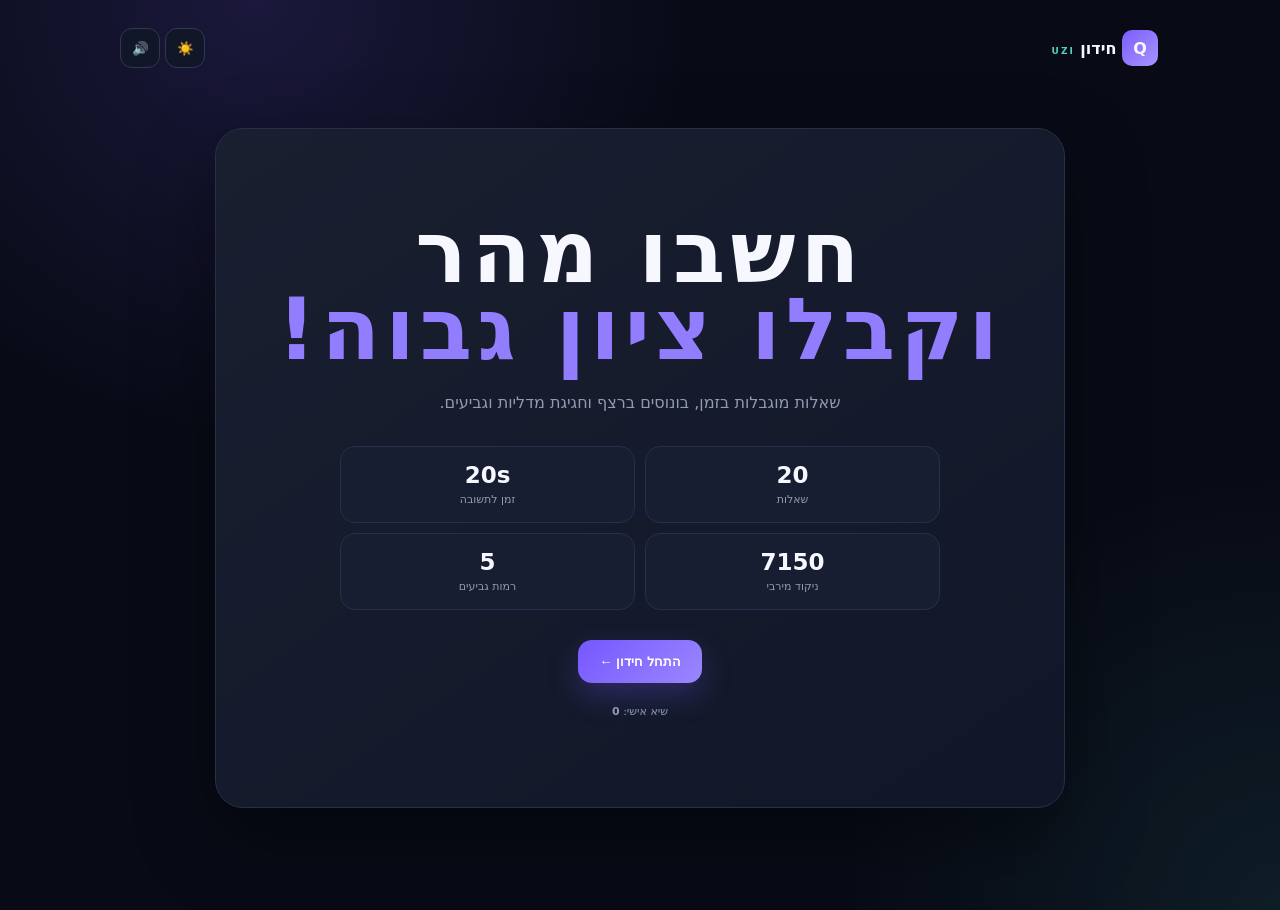
<file: index.html>
<!doctype html>
<html lang="en">

<head>
    <meta charset="utf-8">
    <meta name="viewport" content="width=device-width,initial-scale=1">
    <title>חידון</title>
    <link rel="stylesheet" href="quiz2.css">
</head>

<body>
    <header>
        <div class="brand"><span>Q</span> חידון <em>UZI</em></div>
        <div><button id="theme">☀️</button><button id="sound">🔊</button></div>
    </header>
    <main>
        <section id="home" class="screen active">
            <div class="hero">
                <h1>חשבו מהר<br><i>וקבלו ציון גבוה!</i></h1>
                <p>שאלות מוגבלות בזמן, בונוסים ברצף וחגיגת מדליות וגביעים.</p>
                <div class="features">
                    <div><strong id="q_num">/10</strong><small>שאלות</small></div>
                    <div><strong>20s</strong><small>זמן לתשובה</small></div>
                    <div><strong id="max-points">1000</strong><small>ניקוד מירבי</small></div>
                    <div><strong>5</strong><small>רמות גביעים</small></div>
                </div><button id="start" class="primary">התחל חידון ←</button>
                <p class="best">שיא אישי: <b id="best">0</b></p>
            </div>
        </section>
        <section id="quiz" class="screen">
            <div class="meta">
                <div><small>שאלה</small>
                    <h2><span id="num">1</span><i id="total-no">/10</i></h2>
                </div>
                <div id="ring" class="ring"><strong id="timer">20</strong></div>
                <div class="score"><small>ניקוד</small><b id="score">0</b></div>
            </div>
            <div class="progress"><span id="bar"></span></div>
            <div class="card">
                <div><span id="cat" class="pill"></span><span id="diff" class="diff"></span></div>
                <h3 id="question"></h3>
                <div id="answers" class="answers"></div>
            </div>
            <div class="footer"><span>🔥 רצף <b id="streak">0</b> <em id="bonus"></em></span><button id="next" class="next" disabled>הבא ←</button></div>
        </section>
        <section id="results" class="screen">
            <div class="card results">
                <div id="resultIcon" class="big">🏆</div><small>החידון הושלם</small>
                <h1 id="resultTitle">מעולה!</h1>
                <div class="final"><b id="finalScore">0</b><small>נקודות</small></div>
                <p id="summary"></p>
                <div class="stats">
                    <div><b id="correct">0</b><small>נכון</small></div>
                    <div><b id="wrong">0</b><small>לא נכון</small></div>
                    <div><b id="accuracy">0%</b><small>דיוק</small></div>
                    <div><b id="bestStreak">0</b><small>רצף מירבי</small></div>
                </div><button id="again" class="primary">נסה שוב ↻</button><button id="review" class="secondary">הצג תשובות</button>
                <div id="reviewPanel" class="review hidden"></div>
            </div>
        </section>
    </main>
    <div id="celebration" class="overlay hidden">
        <div id="confetti"></div>
        <div class="modal">
            <div class="rays"></div>
            <div class="trophy-stage">
                <div class="glow"></div>
                <div id="trophy" class="trophy">🏆</div>
            </div><small class="gold">★ הישג נפתח ★</small>
            <h2 id="tierTitle">אלוף הזהב!</h2>
            <div id="tier" class="tier">GOLD</div>
            <p id="tierText"></p><small class="label">ניקוד סופי</small>
            <div id="animatedScore" class="animatedScore">0</div>
            <div dir="rtl" class="celebrateStats">✓ <b id="cCorrect">0</b> נכון &nbsp; 🔥 <b id="cStreak">0</b> רצף &nbsp; ⚡ <b id="cAccuracy">0%</b></div>
            <!-- <div dir="rtl" class="celebrateStats">✓ <b id="cCorrect">0</b> נכון &nbsp;<b id="cWrong">0</b> לא נכון &nbsp; 🔥 <b id="cStreak">0</b> רצף &nbsp; ⚡ <b id="cAccuracy">0%</b></div> -->
            <button id="continue" class="primary">המשך ←</button>
        </div>
    </div>
    <div id="toast"></div>
    <script src="quiz2.js"></script>
</body>

</html>
</file>
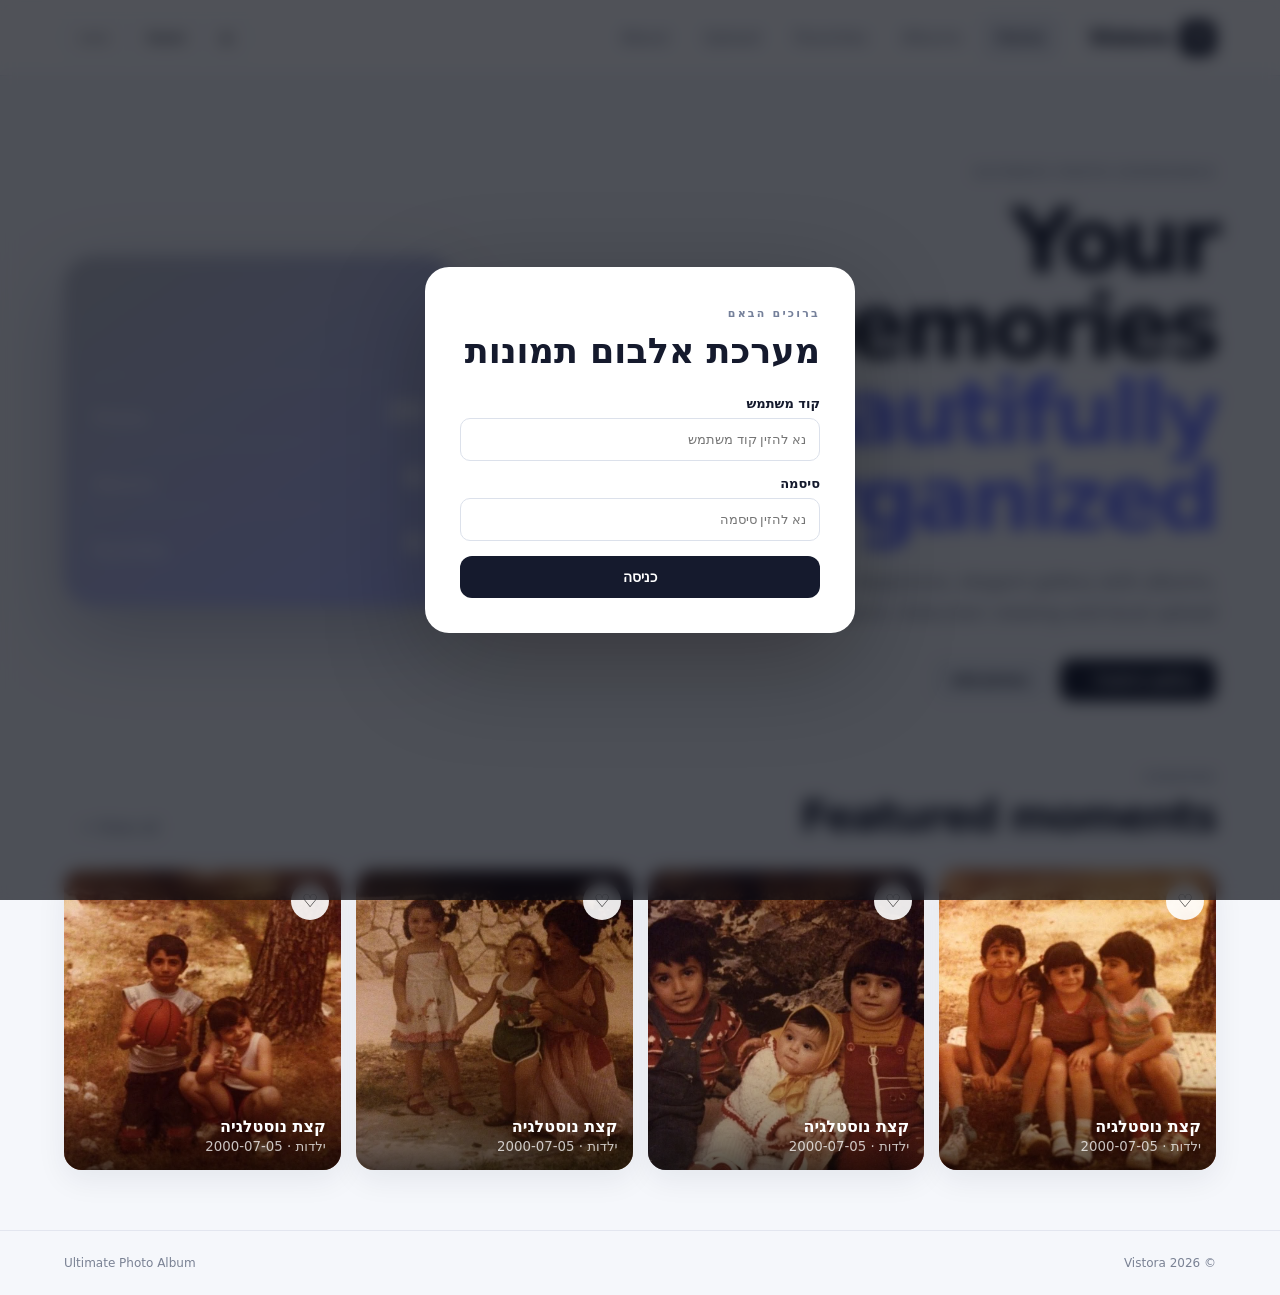
<file: album.html>
<!DOCTYPE html>
<html lang="en">
<head>
  <meta charset="UTF-8">
  <meta name="viewport" content="width=device-width, initial-scale=1.0">
  <meta name="theme-color" content="#0b1020">
  <title>Vistora — Ultimate Photo Album</title>
  <link
      href="https://unpkg.com/boxicons@2.1.4/css/boxicons.min.css"
      rel="stylesheet"
    />
    <!-- Font awesome link -->
    <link
      rel="stylesheet"
      href="https://cdnjs.cloudflare.com/ajax/libs/font-awesome/6.2.1/css/all.min.css"
    />
  <link rel="stylesheet" href="css/album.css">
</head>
<body>
  <div id="app">
    <header class="topbar">
      <a class="brand" href="#home" data-page="home"><span class="brand-mark">V</span><span>Vistora</span></a>
      <button class="mobile-menu" id="menuToggle" aria-label="Open menu">☰</button>
      <nav class="nav" id="mainNav">
        <a href="#home" data-page="home" class="active">Home</a>
        <a href="#albums" data-page="albums">Albums</a>
        <a href="#favorites" data-page="favorites">Favorites</a>
        <a href="#upload" data-page="upload">Upload</a>
        <a href="#about" data-page="about">About</a>
      </nav>
      <div class="top-actions">
        <button class="icon-btn" id="themeBtn" title="Toggle theme">◐</button>
        <button class="profile-btn" id="profileBtn">Guest</button>
        <button class="logout-btn" id="logoutBtn" onclick="logout()">יציאה</button>
      </div>
    </header>

    <main>
      <section class="page active-page" id="homePage">
        <div class="hero">
          <div>
            <span class="eyebrow">ULTIMATE PHOTO EXPERIENCE</span>
            <h1>Your memories.<br><em>Beautifully organized.</em></h1>
            <p>Explore your collection in a responsive, elegant gallery with albums, favorites, search, fullscreen viewing and local upload.</p>
            <div class="hero-actions">
              <button class="primary" data-page="albums">Explore gallery →</button>
              <button class="secondary" data-page="upload">Add photos</button>
            </div>
          </div>
          <div class="hero-card">
            <div class="hero-stat"><strong id="photoCount">0</strong><span>Photos</span></div>
            <div class="hero-stat"><strong id="albumCount">6</strong><span>Albums</span></div>
            <div class="hero-stat"><strong id="favoriteCount">0</strong><span>Favorites</span></div>
          </div>
        </div>
        <div class="section-head"><div><span class="eyebrow">CURATED</span><h2>Featured moments</h2></div><button class="text-btn" data-page="albums">View all →</button></div>
        <div class="featured-grid" id="featuredGrid"></div>
      </section>

      <section class="page" id="albumsPage">
        <div class="section-head">
          <div><span class="eyebrow">YOUR COLLECTION</span><h2>Photo albums</h2></div>
          <div class="tools"><input id="searchInput" class="search" placeholder="⌕  Search photos..." type="search"><button class="secondary" id="sortBtn">Sort: Newest</button></div>
        </div>
        <div class="chips" id="chips"></div>
        <div class="photo-grid" id="photoGrid"></div>
      </section>

      <section class="page" id="favoritesPage">
        <div class="section-head"><div><span class="eyebrow">SAVED MOMENTS</span><h2>Favorites</h2></div></div>
        <div class="photo-grid" id="favoriteGrid"></div>
      </section>

      <section class="page" id="uploadPage">
        <div class="upload-wrap">
          <span class="eyebrow">LOCAL PHOTO MANAGER</span><h2>Upload your memories</h2>
          <p>Images are previewed and stored in this browser using local storage. Nothing is uploaded to a server.</p>
          <label class="dropzone" id="dropzone">
            <input type="file" id="fileInput" accept="image/*" multiple hidden>
            <span class="upload-icon">＋</span><strong>Choose photos</strong><span>or drag & drop images here</span>
          </label>
          <div class="upload-preview" id="uploadPreview"></div>
        </div>
      </section>

      <section class="page" id="aboutPage">
        <div class="about">
          <span class="eyebrow">VISTORA</span><h2>Built for your memories.</h2>
          <p>A standalone HTML, CSS and JavaScript photo album with a polished responsive interface, scrolling navigation, login modal, search, filters, favorites, fullscreen lightbox, theme switcher and local photo upload.</p>
          <div class="feature-cards">
            <article><b>⚡ Fast</b><span>No frameworks or build tools required.</span></article>
            <article><b>📱 Responsive</b><span>Designed for desktop, tablet and mobile.</span></article>
            <article><b>🔒 Local-first</b><span>Your demo uploads remain in your browser.</span></article>
          </div>
        </div>
      </section>
    </main>

    <footer><span>© 2026 Vistora</span><span>Ultimate Photo Album</span></footer>
  </div>

  <div class="modal" id="loginModal">
    <div class="modal-box">
      <!-- <button class="close" data-close="loginModal">×</button> -->
      <span class="eyebrow">ברוכים הבאם</span><h2>מערכת אלבום תמונות</h2>
      <form id="loginForm">
        <label>קוד משתמש<input id="user-name" type="text" autocomplete="off" placeholder="נא להזין קוד משתמש" required></label>
        <label>סיסמה<input id="password" type="password" autocomplete="off" placeholder="נא להזין סיסמה" required minlength="4"></label>
        <!-- EYE SPAN  -->
          <span class="eye">
            <i class="fa-regular fa-eye-slash"></i>
          </span>
        <!-- <div class="remember"><label><input type="checkbox" checked> Remember me</label><a href="#" id="forgot">Forgot password?</a></div> -->
        <button class="primary wide submit" type="submit">כניסה</button>
      </form>
      <!-- <p class="demo-note">Demo login — any valid email and 4+ character password works.</p> -->
    </div>
  </div>

  <div class="modal viewer" id="viewerModal" aria-hidden="true">
    <button class="viewer-close" data-close="viewerModal">×</button>
    <button class="viewer-arrow left" id="prevPhoto">›</button>
    <img id="viewerImage" alt="">
    <button class="viewer-arrow right" id="nextPhoto">‹</button>
    <div class="viewer-caption" id="viewerCaption"></div>
  </div>

  <div class="toast" id="toast"></div>
  <script src="js/album.js"></script>
  <script src="js/login.js"></script>
</body>
</html>
</file>
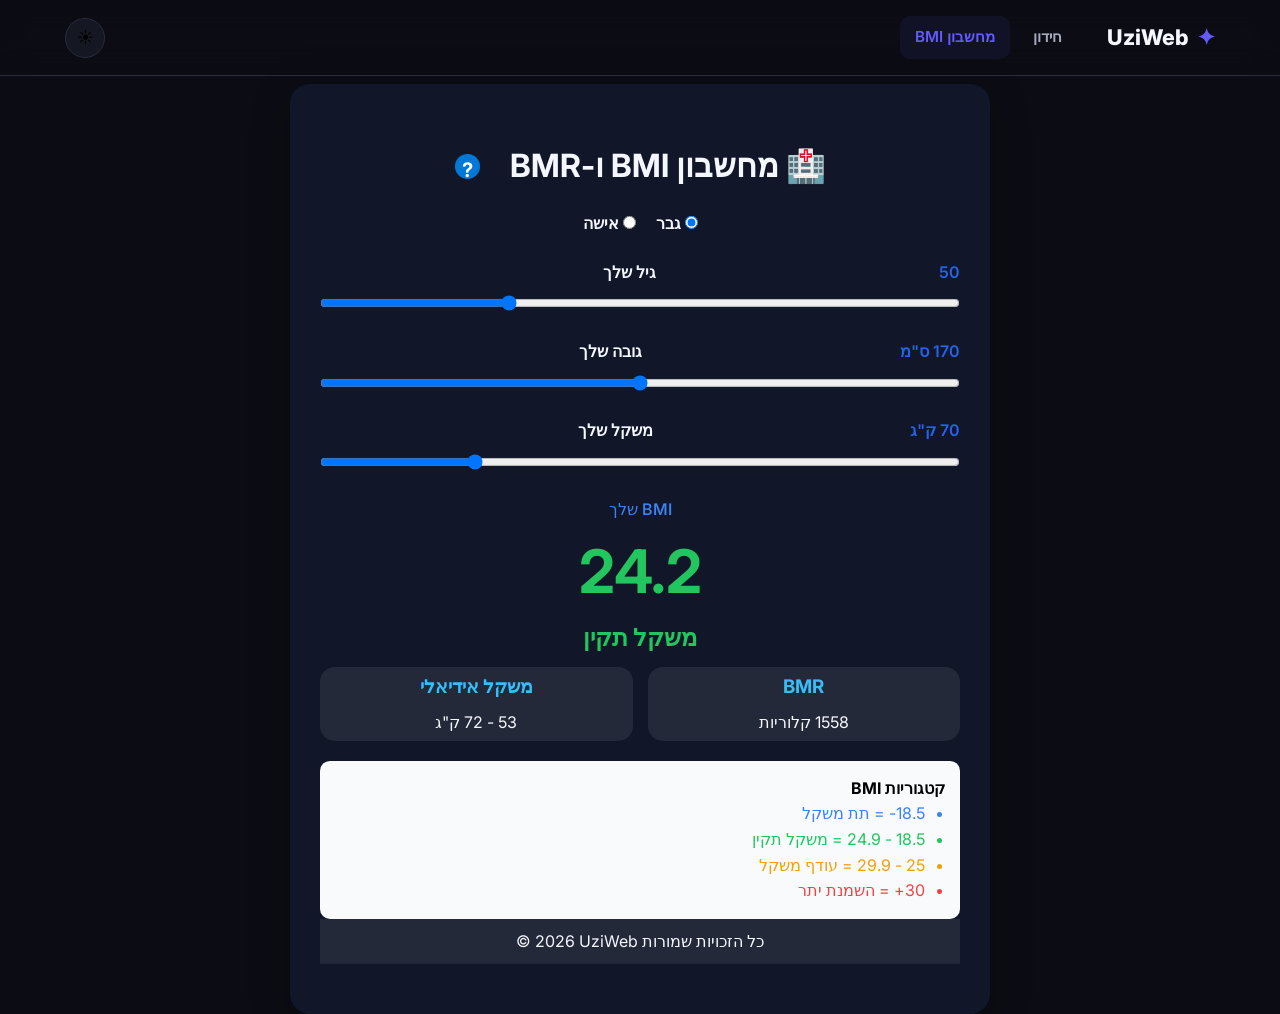
<file: bmi.html>
<!DOCTYPE html>
<html lang="en">
<head>
<meta charset="UTF-8">
<meta name="viewport" content="width=device-width, initial-scale=1.0">
<title>מחשבון BMI</title>
<link rel="stylesheet" href="css/bmi.css">

</head>
<body class="dark">
    <header class="header">

    <nav class="navbar">

        <a href="myapp.html" class="logo">
            <span>✦</span> UziWeb
        </a>

        <button class="menu-toggle" id="menuToggle">
            ☰
        </button>

        <ul class="nav-links" id="navLinks">

            <li>
                <a href="myapp.html">חידון</a>
            </li>

            <li>
                <a href="bmi.html" class="active">מחשבון BMI</a>
            </li>

            <!-- <li>
                <a href="services.html" class="active">
                    Services
                </a>
            </li>

            <li>
                <a href="contact.html">
                    Contact
                </a>
            </li> -->

        </ul>

        <button class="theme-toggle" id="themeToggle">
            🌙
        </button>

    </nav>

</header>
 
<div class="container" dir="auto">
    
    <h1 dir="rtl">
    🏥 מחשבון  BMI ו-BMR<span class="help-icon" onclick="openHelp()">?</span></h1>
    <div class="modal" id="helpModal">

        <div class="modal-content">

            <span class="close" onclick="closeHelp()">&times;</span>
            <br><br>
            BMI - מדד מסת הגוף (Body Mass Index) הוא המדד העולמי המקובל לקביעה האם המשקל תקין או לא. החישוב של ה־BMI הוא המשקל שלך (בקילוגרמים) חלקי הגובה שלך בריבוע (במטרים).
            <br><br>
             מדד BMR בודק את קצב חילוף החומרים הבסיסי – Basal Metabolic Rate. מה הכוונה? כמה אנרגיה הגוף שלנו צורך במנוחה לצורך קיום פעילות חיונית כמו נשימה, פעילות עצבית, פעילות מערכת הלב ועוד. המדד מהווה את החלק הגדול ביותר משריפת הקלוריות היומית שלך, בדרך כלל 60 עד 75%. גם אם תבלו את כל היום במיטה בלי לעשות כלום, הגוף שלך עדיין יזדקק לכמות הקלוריות הזו רק כדי להישאר בחיים.
            <!-- <button onclick="closeHelp()">Close</button> -->

        </div>
    </div>
    
    <!-- <div id="tooltip" class="tooltip" dir="rtl">
        מדד מסת הגוף (Body Mass Index) הוא המדד העולמי המקובל לקביעה האם המשקל תקין או לא. החישוב של ה־BMI הוא המשקל שלך (בקילוגרמים) חלקי הגובה שלך בריבוע (במטרים).
    </div> -->
<div class="input-group">
    <!-- <label>Gender</label> -->

    <div class="gender" id="gender">
    <label>
    <input type="radio" name="gender" value="גבר" checked onchange="onGenderChange(event)">
    גבר
    </label>

    <label>
    <input type="radio" name="gender" value="אישה"  onchange="onGenderChange(event)">
    אישה
    </label>
</div>
    <div class="input-group">
        
        <label>
          גיל שלך
            <span class="range-value" id="ageValue" dir="rtl">50</span>
        </label>
        <input type="range" id="age" min="30" max="99" value="50">
    </div>
    <div class="input-group">
        <label>
            גובה שלך  
            <span class="range-value" id="heightValue" dir="rtl">170</span>
        </label>
        <input  type="range" id="height" min="120" max="220" value="170">
    </div>

    <div class="input-group">
        <label>
            משקל שלך
            <span class="range-value" id="weightValue" dir="rtl">70</span>
        </label>
        <input type="range" id="weight" min="30" max="200" value="70">
    </div>

    <div class="result">
        <div id="mybmi">שלך BMI</div>
        <div class="bmi-value" id="bmi">24.2</div>
        <div class="category" id="category">משקל תקין</div>
        <div class="stats">
            <div class="box">
            <h3>BMR</h3>
            <div id="bmr"></div>
            </div>
            <div class="box">
            <h3>משקל אידיאלי</h3>
            <div id="ideal"></div>
        </div>
    </div>

    <!-- <div class="scale">
        <div class="scale-bar">
            <div class="pointer" id="pointer"></div>
        </div>

        <div class="legend">
            <span id="underweight">תת משקל</span>
            <span id="normal">משקל תקין</span>
            <span id="overweight">עודף משקל</span>
            <span id="obese">השמנת יתר</span>
        </div>
    </div> -->

    <div class="info" dir="rtl">
        <strong id="cat">קטגוריות BMI</strong>
        <ul>
            <li id="underweight">18.5- = תת משקל</li>
            <li id="normal">18.5 - 24.9 = משקל תקין</li>
            <li id="overweight">25 - 29.9 = עודף משקל</li>
            <li id="obese">30+ = השמנת יתר</li>
        </ul>
        <!-- <div class="box">
          <strong>BMR</strong>
          <div id="bmr"></div>
        </div>

        <div class="box">
           <strong>משקל מומלץ</strong>
           <div id="ideal"></div>
       </div> -->
    </div>
    <footer>
        <p>© <span id="year"></span> UziWeb כל הזכויות שמורות  </p>
    </footer>

</div>

<script src="js/bmi.js" ></script>
</body>
</html>
</file>
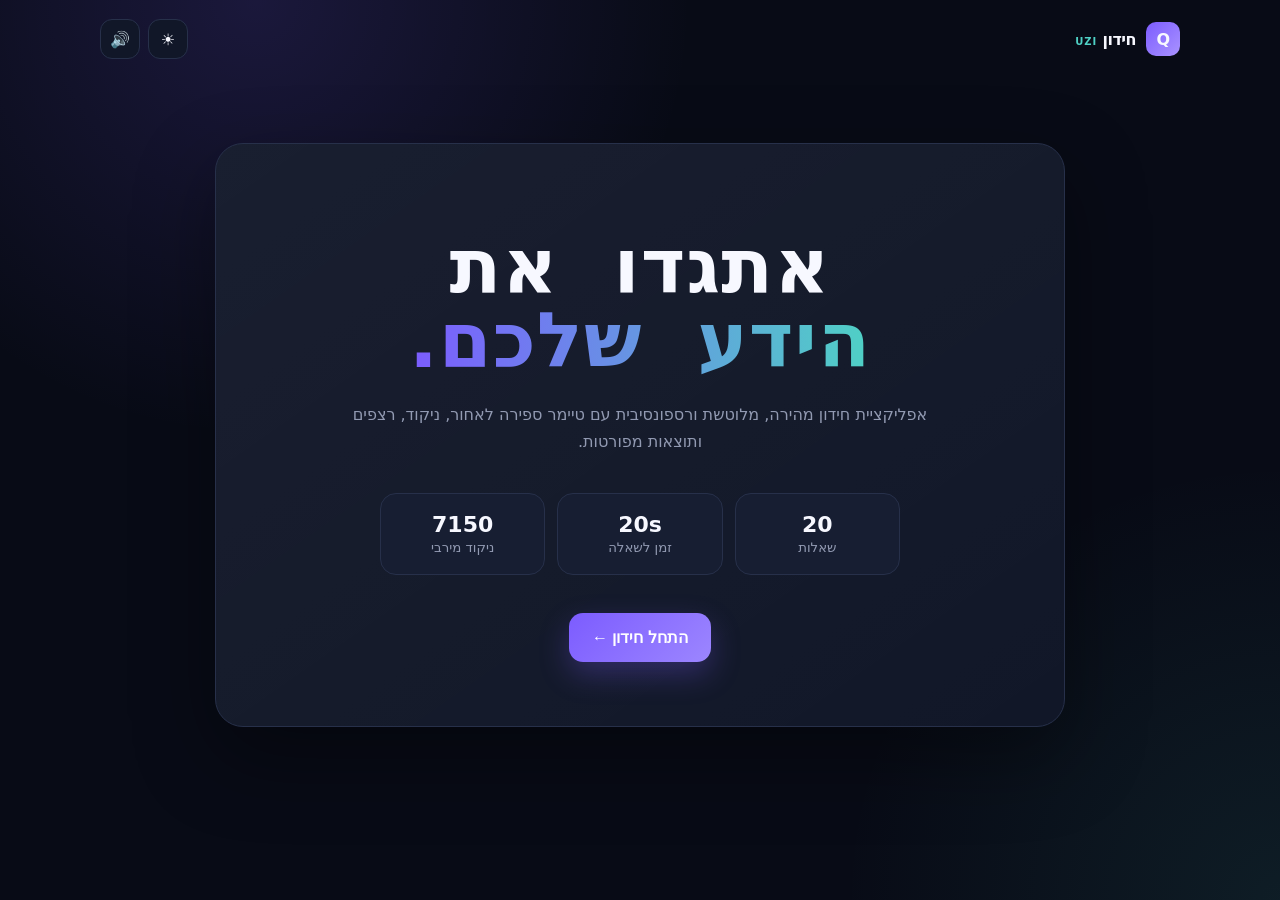
<file: index_old.html>
<!DOCTYPE html>
<html lang="en">
<head>
  <meta charset="UTF-8">
  <meta name="viewport" content="width=device-width, initial-scale=1.0">
  <meta name="theme-color" content="#0b1020">
  <title>חידון</title>
  <link rel="stylesheet" href="quiz.css">
</head>
<body dir="rtl">
  <div class="app-shell">
    <header class="topbar">
      <div class="brand"><span class="brand-mark">Q</span><span>חידון <b>UZI</b></span></div>
      <div class="top-actions">
        <button id="themeBtn" class="icon-btn" title="Toggle theme">☀</button>
        <button id="soundBtn" class="icon-btn" title="Toggle sound">🔊</button>
      </div>
    </header>

    <main>
      <section id="startScreen" class="screen active">
        <div class="hero-card">
          <!-- <div class="hero-badge">PREMIUM QUIZ EXPERIENCE</div> -->
          <h1>אתגדו&nbsp;&nbsp;את<br><span>הידע&nbsp;&nbsp;שלכם.</span></h1>
          <p>אפליקציית חידון מהירה, מלוטשת ורספונסיבית עם טיימר ספירה לאחור, ניקוד, רצפים ותוצאות מפורטות.</p>
          <div class="feature-grid">
            <div><strong id="q_num">10</strong><small>שאלות</small></div>
            <div><strong>20s</strong><small>זמן לשאלה</small></div>
            <div><strong id="max-score">1000</strong><small>ניקוד מירבי</small></div>
          </div>
          <button id="startBtn" class="primary-btn">התחל חידון <span>←</span></button>
        </div>
      </section>

      <section id="quizScreen" class="screen">
        <div class="quiz-head">
          <div>
            <span class="eyebrow">שאלה</span>
            <div class="question-counter"><span id="currentNo">1</span><span class="muted"> / <span id="totalNo">10</span></span></div>
          </div>
          <div class="timer-wrap">
            <div id="timerRing" class="timer-ring"><span id="timer">20</span></div>
          </div>
          <div class="score-box"><span>ניקוד</span><strong id="score">0</strong></div>
        </div>

        <div class="progress"><div id="progressBar"></div></div>

        <div class="question-card">
          <div class="category-pill" id="category">General</div>
          <h2 id="questionText"></h2>
          <div id="answers" class="answers"></div>
        </div>

        <div class="quiz-footer">
          <div class="streak">🔥 רצף <strong id="streak">0</strong></div>
          <button id="nextBtn" class="next-btn" disabled>שאלה הבאה <span>←</span></button>
        </div>
      </section>

      <section id="resultScreen" class="screen">
        <div class="result-card">
          <div class="result-icon">🏆</div>
          <span class="eyebrow">החידון הושלם</span>
          <h1 id="resultTitle">מעולה!</h1>
          <div class="final-score"><span id="finalScore">0</span><small>נקודות</small></div>
          <p id="resultMessage"></p>
          <div class="stats-grid">
            <div><strong id="correctCount">0</strong><span>נכון</span></div>
            <div><strong id="wrongCount">0</strong><span>לא נכון</span></div>
            <div><strong id="accuracy">0%</strong><span>דיוק</span></div>
            <div><strong id="bestStreak">0</strong><span>רצף מיטבי</span></div>
          </div>
          <div class="result-actions">
            <button id="restartBtn" class="primary-btn">נסה שוב ↻</button>
            <button id="reviewBtn" class="secondary-btn">סקירת תשובות</button>
          </div>
          <div dir="rtl" id="reviewList" class="review-list hidden"></div>
        </div>
      </section>
    </main>
  </div>
  <div id="toast" class="toast"></div>
  <script src="quiz.js"></script>
</body>
</html>
</file>
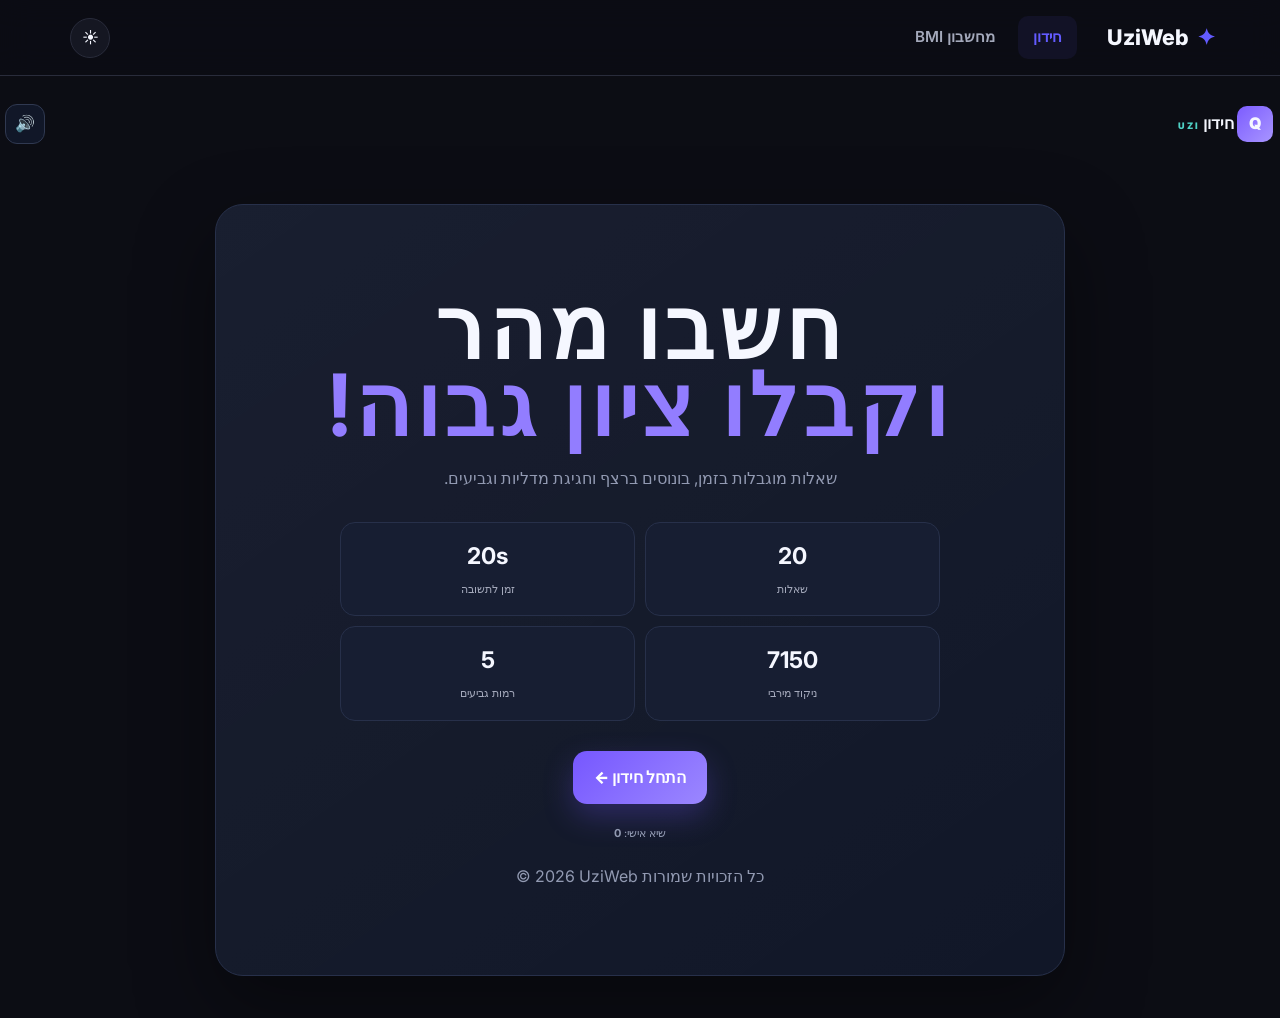
<file: myapp.html>
<!DOCTYPE html>
<html lang="en">
<head>
    <meta charset="UTF-8">
    <meta name="viewport" content="width=device-width, initial-scale=1.0">
    <title>My Website</title>
    <link rel="stylesheet" href="css/quiz.css">
</head>
<body  class="dark">
    <header class="header">

        <nav class="navbar">

            <a href="myapp.html" class="logo">
                <span>✦</span> UziWeb
            </a>

            <button class="menu-toggle" id="menuToggle" aria-label="Toggle menu">
                ☰
            </button>

            <ul class="nav-links" id="navLinks">
                <li><a href="myapp.html" class="active">חידון</a></li>
                <li><a href="bmi.html">מחשבון BMI</a></li>
                <!-- <li><a href="services.html">Services</a></li>
                <li><a href="contact.html">Contact</a></li> -->
            </ul>

            <button class="theme-toggle" id="themeToggle">
                🌙
            </button>

        </nav>

    </header>
     <header class="headquiz"> 
        <div class="brand"><span>Q</span> חידון <em>UZI</em></div>
        <div><button id="sound">🔊</button></div>
    </header>
    <main>
        <section id="home" class="screen active">
            <div class="hero">
                <h1>חשבו מהר<br><i>וקבלו ציון גבוה!</i></h1>
                <p>שאלות מוגבלות בזמן, בונוסים ברצף וחגיגת מדליות וגביעים.</p>
                <div class="features">
                    <div><strong id="q_num">/10</strong><small>שאלות</small></div>
                    <div><strong>20s</strong><small>זמן לתשובה</small></div>
                    <div><strong id="max-points">1000</strong><small>ניקוד מירבי</small></div>
                    <div><strong>5</strong><small>רמות גביעים</small></div>
                </div><button id="start" class="primary">התחל חידון ←</button>
                <p class="best">שיא אישי: <b id="best">0</b></p>
                <footer dir="auto">
        <p>© <span id="year"></span> UziWeb כל הזכויות שמורות  </p>
    </footer>
            </div>
        </section>
        <section id="quiz" class="screen">
            <div class="meta">
                <div><small>שאלה</small>
                    <h2><span id="num">1</span><i id="total-no">/10</i></h2>
                </div>
                <div id="ring" class="ring"><strong id="timer">20</strong></div>
                <div class="score"><small>ניקוד</small><b id="score">0</b></div>
            </div>
            <div class="progress"><span id="bar"></span></div>
            <div class="card">
                <div><span id="cat" class="pill"></span><span id="diff" class="diff"></span></div>
                <h3 id="question"></h3>
                <div id="answers" class="answers"></div>
            </div>
            <div class="footer"><span>🔥 רצף <b id="streak">0</b> <em id="bonus"></em></span><button id="next" class="next" disabled>הבא ←</button></div>
        </section>
        <section id="results" class="screen">
            <div class="card results">
                <div id="resultIcon" class="big">🏆</div><small>החידון הושלם</small>
                <h1 id="resultTitle">מעולה!</h1>
                <div class="final"><b id="finalScore">0</b><small>נקודות</small></div>
                <p id="summary"></p>
                <div class="stats">
                    <div><b id="correct">0</b><small>נכון</small></div>
                    <div><b id="wrong">0</b><small>לא נכון</small></div>
                    <div><b id="accuracy">0%</b><small>דיוק</small></div>
                    <div><b id="bestStreak">0</b><small>רצף מירבי</small></div>
                </div><button id="again" class="primary">נסה שוב ↻</button><button id="review" class="secondary">הצג תשובות</button>
                <div id="reviewPanel" class="review hidden"></div>
            </div>
        </section>
    </main>
    <div id="celebration" class="overlay hidden">
        <div id="confetti"></div>
        <div class="modal">
            <div class="rays"></div>
            <div class="trophy-stage">
                <div class="glow"></div>
                <div id="trophy" class="trophy">🏆</div>
            </div><small class="gold">★ הישג נפתח ★</small>
            <h2 id="tierTitle">אלוף הזהב!</h2>
            <div id="tier" class="tier">GOLD</div>
            <p id="tierText"></p><small class="label">ניקוד סופי</small>
            <div id="animatedScore" class="animatedScore">0</div>
            <div dir="rtl" class="celebrateStats">✓ <b id="cCorrect">0</b> נכון &nbsp; 🔥 <b id="cStreak">0</b> רצף &nbsp; ⚡ <b id="cAccuracy">0%</b></div>
            <!-- <div dir="rtl" class="celebrateStats">✓ <b id="cCorrect">0</b> נכון &nbsp;<b id="cWrong">0</b> לא נכון &nbsp; 🔥 <b id="cStreak">0</b> רצף &nbsp; ⚡ <b id="cAccuracy">0%</b></div> -->
            <button id="continue" class="primary">המשך ←</button>
        </div>
    </div>  
        
    <div id="toast"></div>
    
    
    <script src="js/quiz.js"></script>
</body>
</html>
</file>
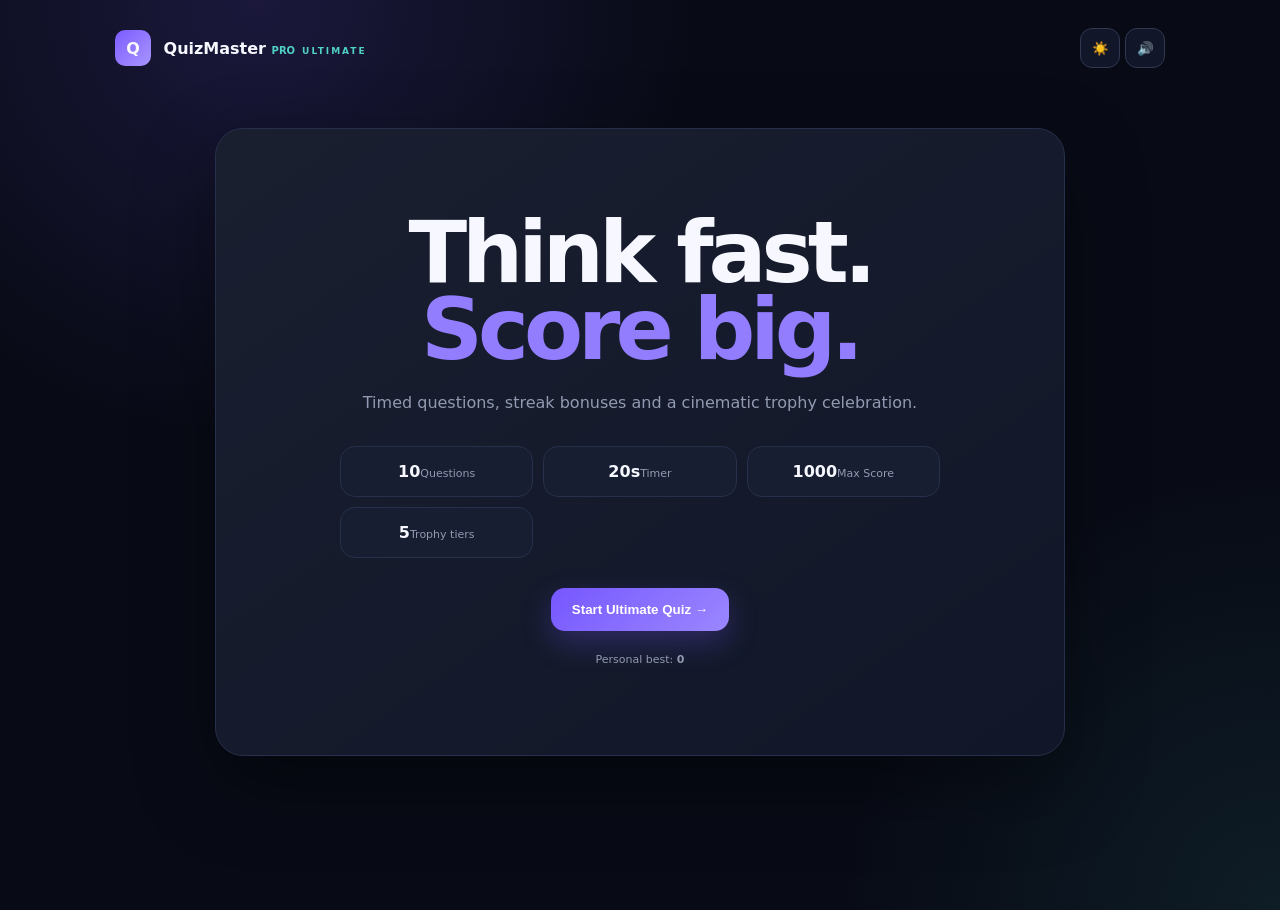
<file: quiz.html>
<!doctype html>
<html lang="en">

<head>
    <meta charset="utf-8">
    <meta name="viewport" content="width=device-width,initial-scale=1">
    <title>QuizMaster PRO</title>
    <link rel="stylesheet" href="quiz1.css">
</head>

<body>
    <header>
        <div class="brand"><span>Q</span> QuizMaster <b>PRO</b><em>ULTIMATE</em></div>
        <div><button id="theme">☀️</button><button id="sound">🔊</button></div>
    </header>
    <main>
        <section id="home" class="screen active">
            <div class="hero">
                <h1>Think fast.<br><i>Score big.</i></h1>
                <p>Timed questions, streak bonuses and a cinematic trophy celebration.</p>
                <div class="features">
                    <div><strong id="q_num">10</strong><small>Questions</small></div>
                    <div><strong>20s</strong><small>Timer</small></div>
                    <div><strong id="max-points">1000</strong><small>Max Score</small></div>
                    <div><strong>5</strong><small>Trophy tiers</small></div>
                </div><button id="start" class="primary">Start Ultimate Quiz →</button>
                <p class="best">Personal best: <b id="best">0</b></p>
            </div>
        </section>
        <section id="quiz" class="screen">
            <div class="meta">
                <div><small>QUESTION</small>
                    <h2><span id="num">1</span><i>/10</i></h2>
                </div>
                <div id="ring" class="ring"><strong id="timer">20</strong></div>
                <div class="score"><small>SCORE</small><b id="score">0</b></div>
            </div>
            <div class="progress"><span id="bar"></span></div>
            <div class="card">
                <div><span id="cat" class="pill"></span><span id="diff" class="diff"></span></div>
                <h3 id="question"></h3>
                <div id="answers" class="answers"></div>
            </div>
            <div class="footer"><span>🔥 Streak <b id="streak">0</b> <em id="bonus"></em></span><button id="next" class="next" disabled>Next →</button></div>
        </section>
        <section id="results" class="screen">
            <div class="card results">
                <div id="resultIcon" class="big">🏆</div><small>QUIZ COMPLETE</small>
                <h1 id="resultTitle">Excellent!</h1>
                <div class="final"><b id="finalScore">0</b><small>POINTS</small></div>
                <p id="summary"></p>
                <div class="stats">
                    <div><b id="correct">0</b><small>Correct</small></div>
                    <div><b id="wrong">0</b><small>Wrong</small></div>
                    <div><b id="accuracy">0%</b><small>Accuracy</small></div>
                    <div><b id="bestStreak">0</b><small>Best Streak</small></div>
                </div><button id="again" class="primary">Play Again ↻</button><button id="review" class="secondary">Review Answers</button>
                <div id="reviewPanel" class="review hidden"></div>
            </div>
        </section>
    </main>
    <div id="celebration" class="overlay hidden">
        <div id="confetti"></div>
        <div class="modal">
            <div class="rays"></div>
            <div class="trophy-stage">
                <div class="glow"></div>
                <div id="trophy" class="trophy">🏆</div>
            </div><small class="gold">★ ACHIEVEMENT UNLOCKED ★</small>
            <h2 id="tierTitle">Gold Champion!</h2>
            <div id="tier" class="tier">GOLD</div>
            <p id="tierText"></p><small class="label">FINAL SCORE</small>
            <div id="animatedScore" class="animatedScore">0</div>
            <div class="celebrateStats">✓ <b id="cCorrect">0</b> correct &nbsp; 🔥 <b id="cStreak">0</b> streak &nbsp; ⚡ <b id="cAccuracy">0%</b></div><button id="continue" class="primary">Continue →</button>
        </div>
    </div>
    <div id="toast"></div>
    <script src="quiz1.js"></script>
</body>

</html>
</file>
<file: quiz2.css>
* {
    box-sizing: border-box
}

:root{
    --bg:#080b16;
    --panel:#111728;
    --panel2:#171e32;
    --text:#f7f8ff;
    --muted:#929ab2;
    --line:#27304a;
    --accent:#7c5cff;
    --accent2:#4fd1c5;
    --good:#28d17c;
    --bad:#ff5d73;
    --shadow:0 30px 80px rgba(0,0,0,.38)
}
body.light{
    --bg:#eef1f8;
    --panel:#fff;
    --panel2:#f5f6fb;
    --text:#171a27;
    --muted:#667085;
    --line:#dce1ee;
    --shadow:0 25px 60px rgba(40,50,80,.14)
}


body {
    direction: rtl;
    margin: 0;
    min-height: 100vh;
    background:radial-gradient(circle at 20% 0%,rgba(124,92,255,.16),transparent 32%),radial-gradient(circle at 100% 100%,rgba(79,209,197,.09),transparent 28%),var(--bg);
    color: var(--text);
    font-family: system-ui, Segoe UI, sans-serif
}

header,
main {
    width: min(1050px, calc(100% - 30px));
    margin: auto
}

header {
    /* position: fixed; */
    margin-top: 10px;
    height: 76px;
    display: flex;
    align-items: center;
    justify-content: space-between
  }

.brand {
    font-weight: 900
}

.brand span {
    display: inline-grid;
    place-items: center;
    width: 36px;
    height: 36px;
    border-radius: 10px;
    background: linear-gradient(135deg, var(--accent), #a895ff);
    margin-right: 7px
}

.brand b {
    font-size: 10px;
    color: var(--accent2)
}

.brand em {
    font-style: normal;
    color: #4fd1c5;
    font-size: 9px;
    letter-spacing: 2px;
    margin-left: 7px
}

header button {
    width: 40px;
    height: 40px;
    border: 1px solid #303951;
    background: var(--panel);
    color:var(--text);
    border-radius: 12px;
    margin-left: 5px
}

.screen {
    display: none;
    padding: 42px 0
}

.screen.active {
    display: block;
    animation: fade .35s
}

.hero,
.card {
    background:linear-gradient(145deg,rgba(255,255,255,.035),transparent),var(--panel);
    border: 1px solid var(--line);
    border-radius: 28px;
    box-shadow: 0 30px 80px #0006
}

.hero {
    max-width: 850px;
    margin: auto;
    text-align: center;
    padding: 65px 35px
}

.hero>small,
.results>small {
    letter-spacing: 3px;
    color: #929ab2;
    font-weight: 900;
    font-size: 10px
}

.hero h1 {
    font-size: clamp(52px, 8vw, 86px);
    line-height: .9;
    letter-spacing: 5px;
    margin: 20px
}

.hero h1 i {
    font-style: normal;
    color: #927dff
}

.hero p {
    color: #929ab2;
    max-width: 650px;
    margin: 20px auto;
    line-height: 1.7
}

.features,
.stats {
    display: grid;
    grid-template-columns: repeat(2, 1fr);
    gap: 10px;
    max-width: 600px;
    margin: 30px auto
}

.features div,
.stats div {
    background: var(--panel2);
    border: 1px solid var(--line);
    border-radius: 15px;
    padding: 15px
}
.stats div {
   padding: 1px
}

.features strong,
.stats b {
    display: block;
    font-size: 23px
}

.features small,
.stats small,
.best {
    color: var(--muted);
    font-size: 11px
}

.primary,
.secondary,
.next {
    padding: 14px 21px;
    border-radius: 14px;
    font-weight: 900;
    border: 0
}

.primary,
.next {
    background: linear-gradient(135deg, #7657ff, #9b87ff);
    color: white;
    box-shadow: 0 12px 30px #7657ff44
}

.secondary {
    background: var(--panel2);
    color: var(--text);
    border: 1px solid var(--line);
    margin-left: 7px
}

.meta {
    display: grid;
    grid-template-columns: 1fr auto 1fr;
    align-items: center;
    gap: 20px;
}

.meta small,
.score small {
    font-family: sans-serif;
    font-size: 20px;
    letter-spacing: 2px;
    color: #929ab2;
    font-weight: 900
}

.meta h2 {
    margin: 4px 0;
    font-size: 30px
}

.meta h2 i {
    font-style: normal;
    color: #929ab2;
    font-size: 14px
}

.score {
    text-align: right
}

.score b {
    font-size: 27px;
    display: block
}

.ring {
    width: 78px;
    height: 78px;
    border-radius: 50%;
    display: grid;
    place-items: center;
    /* background: conic-gradient(var(--accent) 100%, var(--line) 0); */
    position: relative
}

.ring:before {
    content: "";
    position: absolute;
    inset: 6px;
    background: var(--panel);
    border-radius: 50%
}

.ring strong,
.ring small {
   
    z-index: 1
}

.ring {
    font-size: 22px
}

.ring small {
    margin-top: -23px
}

.progress {
    height: 7px;
    background: var(--line);
    border-radius: 99px;
    overflow: hidden;
    margin: 22px 0
}

.progress span {
    display: block;
    height: 100%;
    width: 10%;
    background: linear-gradient(90deg, var(--accent), var(--accent2));   
    transition: .3s
}

.card {
    padding: 35px
}

.pill,
.diff,
.tier {
    display: inline-block;
    border-radius: 99px;
    padding: 8px 12px;
    font-size: 14px;
    font-weight: 900;
    letter-spacing: 1px
}

.pill {
    color: #a995ff;
    background: #7657ff18
}

.diff {
    float: left;
    color: #ffd45a;
    background: #ffd45a15
}

.card h3 {
    font-size: clamp(25px, 4vw, 40px);
    line-height: 1.2;
    margin: 20px 0 28px
}

.answers {
    display: grid;
    grid-template-columns: 1fr 1fr;
    gap: 13px
}

.answer {
    padding: 17px;
    text-align: right;
    background: var(--panel2);
    color: var(--text);
    border: 1px solid var(--line);
    border-radius: 16px;
    display: flex;
    align-items: center;
    font-size: 20px;
    gap: 13px
}

.answer:hover:not(:disabled) {
    border-color: var(--accent)
}

.letter {
    width: 35px;
    height: 35px;
    border-radius: 10px;
    background: var(--line);
    display: grid;
    place-items: center;
    font-weight: 900;
    flex: none
}

.answer.correct {
    border-color: #2cdb82;
    background: #2cdb8214
}

.answer.correct .letter {
    background: #2cdb82
}

.answer.wrong {
    border-color: #ff5d73;
    background: #ff5d7314
}

.answer.wrong .letter {
    background: #ff5d73;
    color: #fff
}

.footer {
    display: flex;
    justify-content: space-between;
    align-items: center;
    margin-top: 18px;
    color: #929ab2
}

.footer em {
    color: #ffd45a;
    font-style: normal;
    margin-left: 8px
}

.next:disabled {
    opacity: .35
}

.results {
    text-align: center;
    max-width: 780px;
    margin: auto
}

.big {
    font-size: 58px
}

.results h1 {
    font-size: 43px
}

.final b {
    display: block;
    font-size: 75px;
    color: #9885ff
}

.final small {
    font-size: 10px;
    letter-spacing: 2px;
    color: #929ab2
}

.results p {
    color: #929ab2
}

.stats {
    grid-template-columns: repeat(4, 1fr);
    max-width: none
}

.review {
    text-align: right;
    border-top: 1px solid #283149;
    margin-top: 25px;
    padding-top: 10px
}

.review div {
    padding: 13px 0;
    border-bottom: 1px solid #283149
}

.review span {
    display: block;
    color: #929ab2;
    font-size: 12px;
    margin-top: 4px
}

.hidden {
    display: none !important
}

.overlay {
    position: fixed;
    inset: 0;
    z-index: 1000;
    display: grid;
    place-items: center;
    background: var(--bg);
    backdrop-filter: blur(12px);
    overflow: hidden
}

.modal {
    width: min(530px, calc(100% - 24px));
    padding: 28px 30px;
    text-align: center;
    position: relative;
    background: var(--bg);
    border: 1px solid #ffd45a55;
    border-radius: 30px;
    box-shadow: 0 40px 120px #000b;
    overflow: hidden;
    animation: modal .7s cubic-bezier(.16, 1.2, .3, 1)
}

.rays {
    position: absolute;
    inset: -100px;
    background: repeating-conic-gradient(#ffd45a22 0 3deg, transparent 3deg 18deg);
    animation: spin 20s linear infinite
}

.modal>*:not(.rays) {
    position: relative
}

.trophy-stage {
    height: 180px;
    display: grid;
    place-items: center
}

.trophy {
    font-size: 115px;
    filter: drop-shadow(0 0 22px #ffd45aaa);
    animation: trophyIn 1s cubic-bezier(.17, .89, .32, 1.45), float 2.2s 1s infinite
}

.glow {
    position: absolute;
    width: 190px;
    height: 190px;
    border-radius: 50%;
    background: radial-gradient(circle, #ffd45a55, transparent 68%);
    animation: pulse 1.5s infinite
}

.gold {
    color: #ffd45a;
    letter-spacing: 3px;
    font-weight: 900
}

.modal h2 {
    font-size: 32px;
    margin: 8px
}

.tier {
    background: linear-gradient(90deg, #ffe99b, #ffba2e);
    color: #231900
}

.modal p {
    color: #b8bdcc
}

.label {
    display: block;
    color: #737d94;
    letter-spacing: 2px;
    margin-top: 15px
}

.animatedScore {
    font-size: 60px;
    color: #ffd45a;
    font-weight: 950
}

.celebrateStats {
    color: #b8bdcc;
    font-size: 12px;
    margin: 14px
}

.particle {
    position: absolute;
    top: -30px;
    font-size: 18px;
    animation: fall var(--d) linear var(--delay) forwards
}

@keyframes fade {
    from {
        opacity: 0;
        transform: translateY(12px)
    }

    to {
        opacity: 1
    }
}

@keyframes modal {
    from {
        opacity: 0;
        transform: translateY(90px) scale(.55)
    }

    to {
        opacity: 1;
        transform: none
    }
}

@keyframes trophyIn {
    0% {
        opacity: 0;
        transform: scale(.05) rotate(-45deg)
    }

    55% {
        opacity: 1;
        transform: scale(1.3) rotate(8deg)
    }

    80% {
        transform: scale(.92)
    }

    to {
        transform: scale(1)
    }
}

@keyframes float {
    50% {
        transform: translateY(-10px)
    }
}

@keyframes pulse {
    50% {
        transform: scale(1.3)
    }
}

@keyframes spin {
    to {
        transform: rotate(360deg)
    }
}

@keyframes fall {
    to {
        transform: translate(var(--x), 110vh) rotate(var(--r));
        opacity: 0
    }
}

#toast {
    position: fixed;
    bottom: 25px;
    left: 50%;
    transform: translate(-50%, 20px);
    opacity: 0;
    background: white;
    color: #111;
    padding: 12px 18px;
    border-radius: 12px;
    font-weight: 800;
    transition: .25s
}

#toast.show {
    opacity: 1;
    transform: translate(-50%, 0)
}

@media(max-width:700px) {
    header {
        height: 30px;
        
    }
    .hero {
        padding: 45px 20px
    }

    .hero h1 {
        font-size: 30px;
        letter-spacing: 2px
    }
    .meta h2 {
        font-size: 20px
    }
    .score b {
        font-size: 20px
    }
    .meta small,
    .score small {
        font-size: 14px;
        letter-spacing: 1px;
        font-weight: 700
}
    .card h3 {
        font-size: 18px
    }

    .features{
        grid-template-columns: 1fr 1fr;
    }
     .stats div {
         padding: 1px;
         grid-template-columns: repeat(3, 1fr);
    }

    .meta {
       display: flex;
       align-items: center;
       justify-content:space-between
    }

    /* .score {
        display: none    } */

    .answers {
        grid-template-columns: 1fr
    }
    .answer{
        padding:2px;
        border-radius:10px;
        font-size:17px;
    }
    .answer-letter{
        width:40px;
        height:40px;
        font-size:28px
    }

    .card {
        padding: 24px
    }

    .secondary {
        margin: 8px 0 0
    }
    .ring{
        width: 40px;
        height:40px;
        font-size:16px
    }

    .trophy {
        font-size: 90px
    }

    .trophy-stage {
        height: 150px
    }
}
</file>
<file: css/album.css>
* {
    box-sizing: border-box
}

html {
    scroll-behavior: smooth
}

body {
    direction: rtl;
    margin: 0;
    font-family: Inter, ui-sans-serif, system-ui, -apple-system, BlinkMacSystemFont, "Segoe UI", sans-serif;
    background: #f5f7fb;
    color: #151a2d;
    transition: .3s
}

body.dark {
    background: #080b14;
    color: #f4f6ff
}

.topbar {
    position: sticky;
    top: 0;
    z-index: 50;
    height: 76px;
    display: flex;
    align-items: center;
    gap: 30px;
    padding: 0 clamp(18px, 5vw, 72px);
    background: rgba(255, 255, 255, .82);
    backdrop-filter: blur(18px);
    border-bottom: 1px solid #e6e9f2
}

.dark .topbar {
    background: rgba(8, 11, 20, .82);
    border-color: #202638
}

.brand {
    display: flex;
    align-items: center;
    gap: 10px;
    text-decoration: none;
    color: inherit;
    font-weight: 800;
    font-size: 21px;
    letter-spacing: -.5px
}

.brand-mark {
    width: 36px;
    height: 36px;
    border-radius: 11px;
    display: grid;
    place-items: center;
    background: #151a2d;
    color: #fff
}

.dark .brand-mark {
    background: #fff;
    color: #101424
}

.nav {
    display: flex;
    gap: 5px;
    overflow-x: auto;
    white-space: nowrap;
    scrollbar-width: none;
    flex: 1
}

.nav::-webkit-scrollbar {
    display: none
}

.nav a,
.text-btn {
    padding: 11px 15px;
    border-radius: 10px;
    text-decoration: none;
    color: #687086;
    border: 0;
    background: none;
    font: inherit;
    cursor: pointer
}

.nav a:hover,
.nav a.active {
    color: #151a2d;
    background: #eef1f7
}

.dark .nav a {
    color: #9aa3b8
}

.dark .nav a:hover,
.dark .nav a.active {
    background: #171d2d;
    color: #fff
}

.top-actions {
    display: flex;
    gap: 9px
}

.icon-btn,
.profile-btn,
.logout-btn,
.mobile-menu {
    border: 1px solid #dfe3ed;
    background: #fff;
    color: #22283b;
    border-radius: 10px;
    padding: 10px 13px;
    cursor: pointer
}

.profile-btn {
    font-weight: 700
}

.dark .icon-btn,
.dark .profile-btn,
.dark .logoutBtn,
.dark .mobile-menu {
    background: #111625;
    border-color: #293146;
    color: #fff
}

.mobile-menu {
    display: none;
    font-size: 20px
}

main {
    max-width: 1450px;
    margin: auto;
    padding: 0 clamp(18px, 5vw, 72px)
}

.page {
    display: none;
    min-height: calc(100vh - 130px);
    padding: 60px 0
}

.page.active-page {
    display: block
}

.hero {
    min-height: 590px;
    display: grid;
    grid-template-columns: 1fr 390px;
    align-items: center;
    gap: 60px
}

.eyebrow {
    font-size: 11px;
    letter-spacing: 2.2px;
    font-weight: 800;
    color: #75809a
}

.hero h1 {
    font-size: clamp(48px, 7vw, 92px);
    line-height: .96;
    letter-spacing: -5px;
    margin: 18px 0 25px
}

.hero h1 em {
    font-style: normal;
    color: #6874ff
}

.hero p {
    max-width: 650px;
    color: #6c7488;
    font-size: 18px;
    line-height: 1.7
}

.dark p,
.dark .hero p {
    color: #a7aec0
}

.hero-actions {
    display: flex;
    gap: 12px;
    margin-top: 30px
}

.primary,
.secondary {
    border: 0;
    border-radius: 12px;
    padding: 13px 19px;
    font-weight: 750;
    cursor: pointer;
    font-size: 14px
}

.primary {
    background: #151a2d;
    color: #fff
}

.secondary {
    background: #e9edf5;
    color: #1d2335
}

.dark .primary {
    background: #fff;
    color: #111625
}

.dark .secondary {
    background: #1a2131;
    color: #fff
}

.hero-card {
    height: 350px;
    border-radius: 30px;
    background: linear-gradient(145deg, #222a4a, #6675ff);
    padding: 30px;
    color: #fff;
    display: flex;
    flex-direction: column;
    justify-content: flex-end;
    box-shadow: 0 30px 80px rgba(35, 45, 100, .25);
    background-image: linear-gradient(145deg, rgba(18, 24, 49, .25), rgba(88, 101, 255, .45)), url("https://images.unsplash.com/photo-1500534623283-312aade485b7?auto=format&fit=crop&w=900&q=80");
    background-size: cover;
    background-position: center
}

.hero-stat {
    display: flex;
    justify-content: space-between;
    align-items: end;
    padding: 16px 0;
    border-top: 1px solid rgba(255, 255, 255, .3)
}

.hero-stat strong {
    font-size: 28px
}

.section-head {
    display: flex;
    align-items: end;
    justify-content: space-between;
    gap: 20px;
    margin: 40px 0 22px
}

.section-head h2,
.upload-wrap h2,
.about h2 {
    font-size: 42px;
    letter-spacing: -2px;
    margin: 7px 0
}

.tools {
    display: flex;
    gap: 8px
}

.search {
    min-width: 240px;
    padding: 12px 14px;
    border: 1px solid #dfe3ed;
    border-radius: 11px;
    background: #fff;
    outline: none
}

.dark .search {
    background: #111625;
    color: #fff;
    border-color: #293146
}

.featured-grid {
    display: grid;
    grid-template-columns: repeat(4, 1fr);
    gap: 15px
}

.featured-grid .photo-card {
    height: 300px
}

.photo-grid {
    display: grid;
    grid-template-columns: repeat(4, 1fr);
    gap: 16px
}

.photo-card {
    position: relative;
    min-height: 260px;
    border-radius: 18px;
    overflow: hidden;
    background: #dfe4ef;
    cursor: pointer;
    box-shadow: 0 10px 30px rgba(20, 25, 50, .07)
}

.photo-card img {
    width: 100%;
    height: 100%;
    min-height: 260px;
    display: block;
    object-fit:cover;
    transition: transform .5s
}

.photo-card:hover img {
    transform: scale(1.06)
}

.photo-info {
    position: absolute;
    left: 0;
    right: 0;
    bottom: 0;
    padding: 55px 15px 15px;
    color: #fff;
    background: linear-gradient(transparent, rgba(0, 0, 0, .7))
}

.photo-info strong {
    display: block
}

.photo-info small {
    opacity: .75
}

.heart {
    position: absolute;
    right: 12px;
    top: 12px;
    width: 38px;
    height: 38px;
    border: 0;
    border-radius: 50%;
    background: rgba(255, 255, 255, .9);
    cursor: pointer;
    font-size: 18px;
    z-index: 2
}

.heart.on {
    color: #ef476f
}

.chips {
    display: flex;
    gap: 8px;
    overflow-x: auto;
    margin-bottom: 20px;
    padding-bottom: 5px
}

.chip {
    border: 1px solid #dfe3ed;
    background: #fff;
    border-radius: 30px;
    padding: 9px 15px;
    cursor: pointer;
    white-space: nowrap
}

.chip.active {
    background: #151a2d;
    color: #fff
}

.dark .chip {
    background: #111625;
    color: #ddd;
    border-color: #293146
}

.dark .chip.active {
    background: #fff;
    color: #111
}

.upload-wrap,
.about {
    max-width: 900px;
    margin: 40px auto
}

.upload-wrap p,
.about>p {
    color: #6d7589;
    line-height: 1.7;
    font-size: 17px
}

.dropzone {
    min-height: 300px;
    border: 2px dashed #cbd1df;
    border-radius: 24px;
    display: flex;
    flex-direction: column;
    align-items: center;
    justify-content: center;
    gap: 10px;
    cursor: pointer;
    margin-top: 30px;
    background: rgba(255, 255, 255, .5)
}

.dark .dropzone {
    border-color: #30394e;
    background: #101521
}

.dropzone.drag {
    border-color: #6874ff;
    transform: scale(1.01)
}

.upload-icon {
    font-size: 45px
}

.upload-preview {
    display: grid;
    grid-template-columns: repeat(4, 1fr);
    gap: 12px;
    margin-top: 20px
}

.upload-preview img {
    width: 100%;
    height: 160px;
    object-fit: cover;
    border-radius: 14px
}

.feature-cards {
    display: grid;
    grid-template-columns: repeat(3, 1fr);
    gap: 15px;
    margin-top: 35px
}

.feature-cards article {
    padding: 25px;
    border: 1px solid #e1e5ee;
    border-radius: 18px;
    display: flex;
    flex-direction: column;
    gap: 10px
}

.dark .feature-cards article {
    border-color: #293146
}

.feature-cards span {
    color: #727b90;
    line-height: 1.5
}

.profile-btn span {
    color:white;
}

.modal {
    position: fixed;
    inset: 0;
    background: rgba(6, 9, 18, .7);
    backdrop-filter: blur(8px);
    display: none;
    align-items: center;
    justify-content: center;
    z-index: 100;
    padding: 20px
}

.modal.open {
    display: flex
}

.modal-box {
    position: relative;
    background: #fff;
    color: #151a2d;
    border-radius: 24px;
    padding: 35px;
    width: min(430px, 100%);
    box-shadow: 0 30px 100px rgba(0, 0, 0, .3)
}

.dark .modal-box {
    background: #111625;
    color: #fff
}

.close,
.viewer-close {
    position: absolute;
    right: 17px;
    top: 14px;
    border: 0;
    background: none;
    font-size: 28px;
    cursor: pointer;
    color: inherit
}

.modal-box h2 {
    font-size: 35px;
    margin: 10px 0 25px
}

.modal-box form>label {
    display: block;
    font-size: 13px;
    font-weight: 700;
    margin: 15px 0
}

.modal-box input[type=text],
.modal-box input[type=password] {
    width: 100%;
    margin-top: 7px;
    padding: 13px;
    border: 1px solid #dce1eb;
    border-radius: 10px;
    background: #fff
}

.dark .modal-box input[type=text],
.dark .modal-box input[type=password] {
    background: #0b0f1a;
    color: #fff;
    border-color: #2a3348
}

.remember {
    display: flex;
    justify-content: space-between;
    font-size: 12px;
    margin: 18px 0
}

.remember a {
    color: #6874ff
}

.wide {
    width: 100%
}

.demo-note {
    font-size: 11px;
    color: #7b8497;
    text-align: center;
    margin-bottom: 0
}

.viewer {
    background: rgba(0, 0, 0, .92)
}

.viewer img {
    max-width: 88vw;
    max-height: 82vh;
    border-radius: 10px;
    object-fit: contain
}

.viewer-close {
    color: #fff;
    right: 25px;
    top: 18px;
    z-index: 3
}

.viewer-arrow {
    position: absolute;
    top: 50%;
    transform: translateY(-50%);
    border: 0;
    background: rgba(255, 255, 255, .12);
    color: #fff;
    border-radius: 50%;
    width: 52px;
    height: 52px;
    font-size: 40px;
    cursor: pointer
}

.viewer-arrow.left {
    left: 25px
}

.viewer-arrow.right {
    right: 25px
}

.viewer-caption {
    position: absolute;
    bottom: 25px;
    color: #fff;
    background: rgba(0, 0, 0, .45);
    padding: 8px 15px;
    border-radius: 20px
}

.toast {
    position: fixed;
    bottom: 25px;
    left: 50%;
    transform: translate(-50%, 20px);
    background: #151a2d;
    color: #fff;
    padding: 12px 18px;
    border-radius: 12px;
    opacity: 0;
    pointer-events: none;
    transition: .3s;
    z-index: 200
}

.toast.show {
    opacity: 1;
    transform: translate(-50%, 0)
}

footer {
    max-width: 1450px;
    margin: auto;
    padding: 25px clamp(18px, 5vw, 72px);
    display: flex;
    justify-content: space-between;
    border-top: 1px solid #e3e6ef;
    color: #7a8294;
    font-size: 12px
}

.dark footer {
    border-color: #202638
}

#password {
    position: relative;
}

form {
    max-width: 500px;
}
.eye {
    margin-top:240px;
    padding-left: 5px;
    position: absolute;
    font-size: 17px;
    left: 35px;
    top: 14px;
    color: white;
    cursor: pointer;
}

@media(max-width:950px) {
    .hero {
        grid-template-columns: 1fr
    }

    .hero-card {
        max-width: 520px
    }

    .photo-grid,
    .featured-grid {
        grid-template-columns: repeat(2, 1fr)
    }

    .upload-preview {
        grid-template-columns: repeat(3, 1fr)
    }
}

@media(max-width:700px) {
    .topbar {
        height: 66px
    }

    .nav {
        position: absolute;
        top: 66px;
        left: 0;
        right: 0;
        padding: 10px 15px;
        background: inherit;
        border-bottom: 1px solid #e3e6ef;
        display: none;
        box-shadow: 0 10px 25px rgba(0, 0, 0, .06)
    }

    .nav.open {
        display: flex
    }

    .mobile-menu {
        display: block
    }

    .top-actions {
        margin-left: auto
    }

    .profile-btn {
        /* display: none */
    }

    .hero {
        min-height: auto;
        padding-top: 25px
    }

    .hero h1 {
        letter-spacing: -3px
    }

    .hero-card {
        height: 270px
    }

    .page {
        padding: 30px 0
    }

    .section-head {
        align-items: start;
        flex-direction: column
    }

    .tools {
        width: 100%
    }

    .search {
        min-width: 0;
        width: 100%
    }

    .photo-grid,
    .featured-grid {
        grid-template-columns: 1fr 1fr;
        gap: 10px
    }

    .photo-card,
    .photo-card img,
    .featured-grid .photo-card {
        min-height: 210px;
        height: 210px
    }

    .upload-preview {
        grid-template-columns: 1fr 1fr
    }

    .feature-cards {
        grid-template-columns: 1fr
    }

    .viewer-arrow {
        width: 42px;
        height: 42px;
        font-size: 30px
    }

    .viewer-arrow.left {
        left: 8px
    }

    .viewer-arrow.right {
        right: 8px
    }
   
}

@media(max-width:430px) {

    .photo-grid,
    .featured-grid {
        grid-template-columns: 1fr
    }

    .photo-card,
    .photo-card img,
    .featured-grid .photo-card {
        height: 290px;
        min-height: 290px
    }

    .hero-actions {
        flex-direction: column
    }

    .hero-actions button {
        width: 100%
    }
}
</file>
<file: css/bmi.css>
@import url('https://fonts.googleapis.com/css2?family=Inter:wght@400;500;600;700;800&display=swap');


:root {

    --bg: #f7f8fc;
    --surface: #ffffff;
    --text: #151827;
    --muted: #687084;

    --primary: #635bff;
    --primary-dark: #5148e5;
    --menu-toggle: #0c0d14;

    --border: #e5e7ef;

    --shadow:
        0 20px 60px rgba(20, 20, 50, 0.08);

    --radius: 20px;

    /* QUIZ */

    --panel:#fff;
    --panel2:#f5f6fb;
    --line:#dce1ee;
    --accent:#7c5cff;
    --accent2:#4fd1c5;
    --good:#28d17c;
    --bad:#ff5d73;


    /* --bg:#080b16;
    --panel:#111728;
    --panel2:#171e32;
    --text:#f7f8ff;
    --muted:#929ab2;
    --line:#27304a;
    --accent:#7c5cff;
    --accent2:#4fd1c5;
    --good:#28d17c;
    --bad:#ff5d73;
    --shadow:0 30px 80px rgba(0,0,0,.38) */
}
    

* {
    margin: 0;
    padding: 0;
    box-sizing: border-box;
}


html {
    scroll-behavior: smooth;
}


body {
    direction: rtl;
    font-family: 'Inter', sans-serif;

    background: var(--bg);

    color: var(--text);

    line-height: 1.6;

    transition:
        background 0.3s,
        color 0.3s;
}


a {
    color: inherit;
    text-decoration: none;
}


button,
input,
textarea {
    font: inherit;
}


/* NAVBAR */

.header {

    position: sticky;

    top: 0;

    z-index: 1000;

    background:
        rgba(255,255,255,0.88);

    backdrop-filter:
        blur(15px);

    border-bottom:
        1px solid var(--border);
}


.navbar {

    max-width: 1200px;

    height: 75px;

    margin: auto;

    padding: 0 25px;

    display: flex;

    align-items: center;

    justify-content: space-between;

    gap: 30px;
}


.logo {

    font-size: 1.35rem;

    font-weight: 800;

    display: flex;

    align-items: center;

    gap: 8px;
}


.logo span {
    color: var(--primary);
}


.nav-links {

    display: flex;

    list-style: none;

    gap: 8px;

    margin-left: auto;
}


.nav-links a {

    display: block;

    padding: 9px 15px;

    border-radius: 10px;

    font-size: 0.95rem;

    font-weight: 600;

    color: var(--muted);

    transition: 0.25s;
}


.nav-links a:hover,
.nav-links a.active {

    color: var(--primary);

    background:
        rgba(99,91,255,0.08);
}


.menu-toggle,
.theme-toggle {

    border: 0;

    background: transparent;

    cursor: pointer;
}


.menu-toggle {

    display: none;

    font-size: 1.6rem;

    color: var(--menu-toggle);
}


.theme-toggle {

    width: 40px;

    height: 40px;

    border-radius: 50%;

    background: var(--surface);

    border: 1px solid var(--border);
}

/* BUTTONS */

.btn {

    display: inline-flex;

    align-items: center;

    justify-content: center;

    padding: 13px 22px;

    border-radius: 12px;

    font-weight: 700;

    border: 1px solid transparent;

    cursor: pointer;

    transition: 0.25s;
}


.btn:hover {

    transform:
        translateY(-2px);
}


.btn.primary {

    background: var(--primary);

    color: white;

    box-shadow:
        0 10px 25px
        rgba(99,91,255,0.25);
}


.btn.primary:hover {

    background: var(--primary-dark);
}


.btn.secondary {

    background: var(--surface);

    border-color: var(--border);
}


/* FOOTER */

.footer {

    border-top:
        1px solid var(--border);

    padding: 30px 25px;

    text-align: center;

    color: var(--muted);
}


/* DARK MODE */

body.dark {

    --bg: #0c0d14;

    --surface: #151722;

    --text: #f5f7ff;

    --muted: #a4a9bb;

    --border: #292c3b;

    --menu-toggle: #f5f7ff;

    /* QUIZ */
    --panel:#111728;
    --panel2:#171e32;
    --line:#27304a;
    --accent:#7c5cff;
    --accent2:#4fd1c5;
    --good:#28d17c;
    --bad:#ff5d73;
    --shadow:0 30px 80px rgba(0,0,0,.38)
}


body.dark .header {

    background:
        rgba(12,13,20,0.9);
}


/* BMI */

/* header{
    top: 65px;
    direction: rtl;
    position: fixed;
} */
.container{
    width: 700px;
    position: absolute;
    top: 30%;
    left: 50%;
    transform: translate(-50%, -20%);
    /* display: grid; */
    /* background:linear-gradient(135deg,#0f172a,#1e293b); */
    background: var(--panel);
    /* width:100%; */
    /* max-width:2050px; */
    /* background:var(--base-color); */
    border-radius:20px;
    padding:30px;
    box-shadow:0 15px 40px rgba(0,0,0,.25);
}


h1{
    text-align:center;
    margin-bottom:20px;
    color:var(--header-color);
   
}

/* Online help */

.help-icon{
    margin-right: 30px;
    margin-top: 40px;
    display:inline-block;
    width:25px;
    height:25px;
    /* padding-top: 5px; */
    border-radius:50%;
    background:#0078d7;
    color:white;
    text-align:center;
    cursor:pointer;
    font-size:20px;
}
/* .tooltip{s
    display:none;
    position:absolute;
    background:#333;
    color:white;
    padding:10px;
    border-radius:6px;
    max-width:250px;
    text-align: right;
} */
.help-btn{
    padding:10px 20px;
    cursor:pointer;
}

.modal{
    margin-top: -40px;
    max-width:250px;
    display:none;
    position:relative;
    left:0;
    top:0;
    /* width:100%;
    height:100%; */
    background:rgba(0,0,0,.6);
    z-index:9999;
}

.modal-content{
    /* margin-top: 10px; */
    direction: rtl;
    background:var(--modal-background);
    color: var(--modal-color);
    width:100%;
    max-width:250px;
    margin:50px auto;
    padding:15px;
    padding-top: 5px;
    border-radius:8px;
    position:relative;
    text-align: right;
    animation:fadeIn .3s;
}

.close{
    /* margin-bottom: 5px; */
    position:absolute;
    left:15px;
    padding-top: 0;
    /* top:10px; */
    font-size:30px;
    cursor:pointer;
    color:#777;
}

.close:hover{
    color:red;
}

@keyframes fadeIn{
    from{opacity:0;transform:translateY(-20px);}
    to{opacity:1;transform:translateY(0);}
}
#mybmi{
    color: #3b82f6;
    font-weight: 550;
}
.input-group{
    margin-bottom:20px;
}
.gender{
    margin-bottom: 15px;
    direction: rtl;
    display:flex;
    justify-content: center;
    gap:20px;
}

label{
    display:block;
    margin-bottom:8px;
    font-weight:600;
    text-align: center;
    color: var(--label-color);
}

#cat {
    color: black;
}

.range-value{
    float:right;
    color:#2563eb;
}

input[type=range]{
    width:100%;
    cursor:pointer;
}

.result{
    text-align:center;
    margin-top:10px;
}

.bmi-value{
    font-size:60px;
    font-weight:bold;
    margin:0px 0;
}

.category{
    font-size:24px;
    font-weight:bold;
}

.scale{
    margin-top:30px;
}

.scale-bar{
    height:25px;
    border-radius:30px;
    background:
    linear-gradient(
        to right,
        #3b82f6 0%,
        #3b82f6 35%,
        #22c55e 18.5%,
        #22c55e 50%,
        #f59e0b 50%,
        #f59e0b 30%,
        #ef4444 75%,
        #ef4444 100%
    );
    position:relative;
}

.pointer{
    position:absolute;
    top:-8px;
    width:10px;
    height:40px;
    background:#111827;
    border-radius:5px;
    transition:.3s;
}

.legend{
    display:flex;
    justify-content:space-evenly;
    font-size:12px;
    margin-top:8px;
      
}
#underweight {
    color: #3b82f6;
}
#normal{
    color: #22c55e;
}
#overweight{
    color: #f59e0b;
}

#obese{
    color: #ef4444;
}
.stats{
    direction: rtl;
    display:grid;
    grid-template-columns:1fr 1fr;
    gap:15px;
    margin-top:10px;
}
.box{
    background:rgba(255,255,255,0.08);
    padding:5px;
    border-radius:15px;
    text-align:center;
}

.box h3{
    margin-bottom:8px;
    color:#38bdf8;
}
#bmr,#ideal{
    color: var(--text-color);
}
.info{
    text-align: right;
    margin-top:20px;
    background:#f8fafc;
    padding:15px;
    border-radius:10px;
}

.info ul{
    padding-right:20px;
}

/* THEME */
#theme-switch{
    height: 30px;
    width: 30px;
    padding: 0;
    border-radius: 50%;
    background-color: var(--base-variant);
    display: flex;
    justify-content: center;
    align-items: center;
    /* position: relative; */
    position: absolute ; 
    cursor: pointer;
    /* right: 20px; */
    /* top: 20px;
    right: 20px; */
}
#theme-switch svg{
    fill: var(--primary-color);
}
#theme-switch svg:last-child{
  display: none;
}
.darkmode #theme-switch svg:first-child{
  display: none;
}
.darkmode #theme-switch svg:last-child{
  display: block;
}footer{
    background:rgba(255,255,255,0.08);
    color: var(--copyr-color);
    padding: 10px;
}

@media(max-width:600px){
     .menu-toggle {
        display: block;
    }


    .theme-toggle {
        margin-left: 0;
    }


    .nav-links {

        position: absolute;

        top: 75px;

        left: 0;

        right: 0;

        display: none;

        flex-direction: column;

        padding: 15px 25px 25px;

        background: var(--surface);

        border-bottom:
            1px solid var(--border);

        box-shadow: var(--shadow);
    }


    .nav-links.open {
        display: flex;
    }


    .nav-links a {
        width: 100%;
    }
    /* body{
        margin-top: -25px;
        padding: 0;

    } */
    .container {
        /* background: green; */
        top: 26%;
        width: 90%;
        margin: auto;
        height: 50;
        /* background: #111827; */
        /* margin-top: 5px; */
    }
    .input-group{
       margin-bottom:0px;
    } 
    .category{
        font-size:20px;
    }
    .bmi-value{
        font-size:30px;
    }
    /* label{
        color: white;
    }  */
    h1{
        font-size: 20px;
    }
    h3{
        font-size: 16px;
    }
    /* #bmr,#ideal{
    color: #f8fafc;
    } */
}
@media(max-width:331px){
     .menu-toggle {
        display: block;
    }


    .theme-toggle {
        margin-left: 0;
    }


    .nav-links {

        position: absolute;

        top: 75px;

        left: 0;

        right: 0;

        display: none;

        flex-direction: column;

        padding: 15px 25px 25px;

        background: var(--surface);

        border-bottom:
            1px solid var(--border);

        box-shadow: var(--shadow);
    }


    .nav-links.open {
        display: flex;
    }


    .nav-links a {
        width: 100%;
    }
    body{
        margin-top: -25px;
        padding: 0;

    /* }
    header{
        top: 41px;
    } */
    .container {
        top: 20%;
        width: 600px;
        /* background: yellow; */
        /* width: 95%; */
        /* background: #111827; */
    }
    .category{
        font-size:14px;
    }
    .bmi-value{
        font-size:26px;
    }
    /* label{
        color: white;
    }  */
    h1{
        font-size: 16px;
    }
    h3{
        font-size: 14px;
    }
    /* #bmr,#ideal{
    color: #f8fafc;
    }    */
}
</file>
<file: quiz.css>
*{
    box-sizing:border-box;
    margin:0;
    padding:0
}
:root{
    --bg:#080b16;
    --panel:#111728;
    --panel2:#171e32;
    --text:#f7f8ff;
    --muted:#929ab2;
    --line:#27304a;
    --accent:#7c5cff;
    --accent2:#4fd1c5;
    --good:#28d17c;
    --bad:#ff5d73;
    --shadow:0 30px 80px rgba(0,0,0,.38)
}
body.light{
    --bg:#eef1f8;
    --panel:#fff;
    --panel2:#f5f6fb;
    --text:#171a27;
    --muted:#667085;
    --line:#dce1ee;
    --shadow:0 25px 60px rgba(40,50,80,.14)
}
body{
    font-family:Inter,ui-sans-serif,system-ui,-apple-system,BlinkMacSystemFont,"Segoe UI",sans-serif;
    background:radial-gradient(circle at 20% 0%,rgba(124,92,255,.16),transparent 32%),radial-gradient(circle at 100% 100%,rgba(79,209,197,.09),transparent 28%),var(--bg);
    color:var(--text);
    min-height:100vh;
    transition:.3s
}
button{
    font:inherit;
    border:0;
    cursor:pointer
}
.app-shell{width:min(1080px,calc(100% - 32px));
    margin:auto;
    min-height:100vh
}
.topbar{height:78px;
    display:flex;
    align-items:center;
    justify-content:space-between
}
.brand{
    display:flex;
    align-items:center;
    gap:10px;
    font-weight:800;
    letter-spacing:-.5px
}
.brand b{font-size:10px;
    color:var(--accent2);
    letter-spacing:1px
}
.brand-mark{
    width:34px;
    height:34px;
    display:grid;
    place-items:center;
    border-radius:10px;
    background:linear-gradient(135deg,var(--accent),#a993ff);
    font-weight:900
}
.top-actions{display:flex;
    gap:8px
}
.icon-btn{
    width:40px;
    height:40px;
    border-radius:12px;
    background:var(--panel);
    color:var(--text);
    border:1px solid var(--line)
}
main{
    padding:45px 0}
.screen{
    display:none
}
.screen.active{
    display:block;
    animation:fade .35s ease
}
@keyframes fade{from{opacity:0;
    transform:translateY(10px)}to{opacity:1;transform:none}
}
.hero-card,.question-card,.result-card{
    background:linear-gradient(145deg,rgba(255,255,255,.035),transparent),var(--panel);
    border:1px solid var(--line);
    box-shadow:var(--shadow);
    border-radius:28px
}
.hero-card{
    max-width:850px;
    margin:20px auto;
    padding:64px;
    text-align:center
}
.hero-badge,.category-pill{
    display:inline-flex;
    padding:8px 12px;
    border-radius:99px;
    background:rgba(124,92,255,.12);
    color:#a993ff;
    font-size:11px;
    font-weight:800;
    letter-spacing:1.4px
}
.hero-card h1{
    font-size:clamp(44px,7vw,76px);
    line-height:.98;
    letter-spacing:1px;
    margin:22px 0
}
.hero-card h1 span{
    background:linear-gradient(90deg,var(--accent),var(--accent2));
    background-clip:text;
    color:transparent
}
    .hero-card p{
        max-width:620px;
        margin:0 auto;
        color:var(--muted);
        line-height:1.7;
        font-size:16px
    }
    .feature-grid{
        display:grid;
        grid-template-columns:repeat(3,1fr);
        max-width:520px;
        margin:38px auto;gap:12px
    }
    .feature-grid div{
        padding:18px;
        border:1px solid var(--line);
        border-radius:16px;
        background:var(--panel2)
    }
    .feature-grid strong{
        display:block;
        font-size:22px
    }
    .feature-grid small{
        color:var(--muted)
    }
.primary-btn,.secondary-btn,.next-btn{
    font-family:Arial, sans-serif;
    padding:15px 23px;
    border-radius:14px;
    font-weight:800;
    transition:.2s
}
.primary-btn{
    background:linear-gradient(135deg,var(--accent),#9c86ff);
    color:#fff;
    box-shadow:0 12px 30px rgba(124,92,255,.28)
}
.primary-btn:hover,.next-btn:hover{
    transform:translateY(-2px)
}
   .secondary-btn{background:var(--panel2);
    color:var(--text);
    border:1px solid var(--line)
}
.quiz-head{
    display:grid;
    grid-template-columns:1fr auto 1fr;
    align-items:center;
    gap:20px;
    margin-bottom:22px
}
.eyebrow{
    font-size:12px;
    letter-spacing:2px;
    color:var(--muted);
    font-weight:900
}
.question-counter{
    font-size:30px;
    font-weight:900
}
.muted{
    color:var(--muted);
    font-size:16px
}
.timer-ring{
    width:72px;
    height:72px;
    border-radius:50%;
    display:grid;
    place-items:center;
    background:conic-gradient(var(--accent) 100%,var(--line) 0);
    position:relative;
    font-size:23px;
    font-weight:900
}
.timer-ring:after{
    content:"";
    position:absolute;
    inset:6px;
    background:var(--panel);
    border-radius:50%;
    z-index:0
}
.timer-ring span{
    position:relative;
    z-index:1
}
.score-box{
    text-align:right;
    font-size:27px
}
.score-box span{
    display:block;
    font-size:14px;
    color:var(--muted);
    letter-spacing:2px;
    font-weight:900
}

.progress{height:7px;
    background:var(--line);
    border-radius:99px;
    overflow:hidden;
    margin-bottom:20px
}
.progress div{
    height:100%;
    width:10%;
    background:linear-gradient(90deg,var(--accent),var(--accent2));
    transition:.35s
}
.question-card{
    padding:40px
}
.category-pill{
    margin-bottom:18px
}
.question-card h2{
    font-size:clamp(25px,4vw,39px);
    line-height:1.2;
    letter-spacing:-1px;
    margin-bottom:28px
}
.answers{
    display:grid;
    grid-template-columns:1fr 1fr;
    gap:13px;
}
.answer{
    padding:19px;
    text-align:left;
    border:1px solid var(--line);
    border-radius:16px;
    background:var(--panel2);
    color:var(--text);
    display:flex;
    gap:14px;
    align-items:center;
    transition:.2s
}
.answer:hover:not(:disabled){
    border-color:var(--accent);
    transform:translateY(-2px)
}
.answer-letter{
    width:34px;
    height:34px;
    display:grid;
    place-items:center;
    border-radius:10px;
    background:var(--line);
    font-weight:900;flex:none
}
.answer.correct{
    border-color:var(--good);
    background:rgba(40,209,124,.09)
}
.answer.correct .answer-letter{
    background:var(--good);
    color:#06130d
}
.answer.wrong{
    border-color:var(--bad);
    background:rgba(255,93,115,.08)
}
.answer.wrong .answer-letter{
    background:var(--bad);
    color:#fff
}
.answer:disabled{
    cursor:default
}
.quiz-footer{
    display:flex;
    align-items:center;
    justify-content:space-between;
    margin-top:20px
}
.streak{
    color:var(--muted)
}
.streak strong{
    color:var(--text)
}
.next-btn{
    background:var(--accent);
    color:#fff
}
.next-btn:disabled{
    opacity:.4;
    cursor:not-allowed;
    transform:none
}
.result-card{
    max-width:760px;
    margin:auto;
    text-align:center;
    padding:52px
}
.result-icon{
    font-size:48px;
    margin-bottom:12px
}
.result-card h1{
    font-size:42px;
    margin:8px 0
}
.final-score{
    font-size:76px;
    font-weight:950;
    line-height:1;
    background:linear-gradient(90deg,var(--accent),var(--accent2));
    background-clip:text;
    color:transparent;
    margin:20px
}
.final-score small{
    font-size:14px;
    color:var(--muted);
    margin-left:7px
}
.result-card p{
    color:var(--muted);
    line-height:1.6
}
.stats-grid{
    display:grid;
    grid-template-columns:repeat(4,1fr);
    gap:10px;
    margin:28px 0
}
.stats-grid div{
    padding:18px 8px;
    border:1px solid var(--line);
    border-radius:15px;
    background:var(--panel2)
}
.stats-grid strong{
    display:block;
    font-size:24px
    }
.stats-grid span{
    font-size:11px;
    color:var(--muted)
}
.result-actions{
    display:flex;
    justify-content:center;
    gap:10px
}
.review-list{
    margin-top:30px;
    text-align:right;
    border-top:1px solid var(--line);
    padding-top:20px
    }
.review-item{
    direction:rtl;
    padding:14px 0;
    border-bottom:1px solid var(--line)
    }
.review-item b{
    display:block;
    margin-bottom:6px
}
.review-item span{
    font-size:13px;
    color:var(--muted)
}
.good{
    color:var(--good)
}
.bad{
    color:var(--bad)
}
.hidden{
    display:none
}
.toast{
    position:fixed;
    left:50%;
    bottom:25px;
    transform:translate(-50%,20px);
    opacity:0;
    background:var(--text);
    color:var(--bg);
    padding:12px 18px;
    border-radius:12px;
    font-size:13px;
    font-weight:800;
    transition:.25s;
    pointer-events:none
}
.toast.show{
    opacity:1;
    transform:translate(-50%,0)
}
@media(max-width:600px){
    .app-shell{
        width:min(100% - 20px,1080px)
    }
    
    main{
        padding:25px 0
    }
    .hero-card{
        padding:38px 20px;
        margin:0
    }
    .hero-card h1{
        letter-spacing:1px;
        font-size:24px
    }
    .feature-grid{
        gap:7px
    }
    .feature-grid div{
        padding:13px 5px
    }
    .quiz-head{
        /* grid-template-columns:1fr auto */
    }   
    
    .score-box{
         font-size:20px
    }
    .question-card{
        padding:24px
    }
    .question-card h2{
        font-size:18px;
        /* margin-bottom:18px */
    }
    .question-counter{
        font-size:22px;
        font-weight:800
    }
    .answers{
        grid-template-columns:1fr;
    }
    .answer{
        padding:2px;
        border-radius:10px;
    }
    .answer-letter{
        width:28px;
        height:28px;
        /* font-size:14px */
    }
    .quiz-footer{
        gap:10px
    }
    .next-btn{
        padding:13px 15px
    }
    .result-card{
        padding:38px 20px
    }
    .stats-grid{
        grid-template-columns:1fr 1fr
    }
    .result-actions{
        flex-direction:column
    }
    .result-actions button{
        width:100%
    }
    .timer-ring{
        width:40px;
        height:40px;
        font-size:16px
    }
}

@media(max-width:331px){
    .app-shell{
        width:min(100% - 20px,1080px)
    }
    main{
        padding:25px 0
    }
    .hero-card{
        margin:0;
        padding:28px 14px
    }
    .hero-card h1{
        letter-spacing:1cqi;
        font-size:24px
    }
    .feature-grid{
        gap:7px
    }
    .feature-grid div{
        padding:13px 5px
    }
    .quiz-head{
        /* grid-template-columns:1fr auto */
    }   
    /* .score-box{
        display:none;
        /* gap:50px; */
     */
    .question-card{
        padding:24px
    }
    .question-card h2{
        font-size:18px;
        /* margin-bottom:18px */
    }
    .question-counter{
        font-size:20px;
        font-weight:800
    }
    .answers{
        grid-template-columns:1fr;
    }
    .answer{
        padding:2px;
        border-radius:10px;
    }
    .answer-letter{
        width:28px;
        height:28px;
        /* font-size:14px */
    }
    .quiz-footer{
        gap:10px
    }
    .next-btn{
        padding:13px 15px
    }
    .result-card{
        padding:38px 20px
    }
    .stats-grid{
        grid-template-columns:1fr 1fr
    }
    .result-actions{
        flex-direction:column
    }
    .result-actions button{
        width:100%
    }
    .timer-ring{
        width:40px;
        height:40px;
        font-size:16px
    }
}
</file>
<file: css/quiz.css>
@import url('https://fonts.googleapis.com/css2?family=Inter:wght@400;500;600;700;800&display=swap');


:root {

    --bg: #f7f8fc;
    --surface: #ffffff;
    --text: #151827;
    --muted: #687084;

    --primary: #635bff;
    --primary-dark: #5148e5;
    --menu-toggle: #0c0d14;

    --border: #e5e7ef;

    --shadow:
        0 20px 60px rgba(20, 20, 50, 0.08);

    --radius: 20px;

    /* QUIZ */
    --panel:#fff;
    --panel2:#f5f6fb;
    --line:#dce1ee;
    --accent:#7c5cff;
    --accent2:#4fd1c5;
    --good:#28d17c;
    --bad:#ff5d73;
    /* --bg:#080b16;
    --panel:#111728;
    --panel2:#171e32;
    --text:#f7f8ff;
    --muted:#929ab2;
    --line:#27304a;
    --accent:#7c5cff;
    --accent2:#4fd1c5;
    --good:#28d17c;
    --bad:#ff5d73;
    --shadow:0 30px 80px rgba(0,0,0,.38) */
}
    

* {
    margin: 0;
    padding: 0;
    box-sizing: border-box;
}


html {
    scroll-behavior: smooth;
}


body {
    direction: rtl;
    font-family: 'Inter', sans-serif;

    background: var(--bg);

    color: var(--text);

    line-height: 1.6;

    transition:
        background 0.3s,
        color 0.3s;
}


a {
    color: inherit;
    text-decoration: none;
}


button,
input,
textarea {
    font: inherit;
}


/* NAVBAR */

.header {

    position: sticky;

    top: 0;

    z-index: 1000;

    background:
        rgba(255,255,255,0.88);

    backdrop-filter:
        blur(15px);

    border-bottom:
        1px solid var(--border);
}


.navbar {

    max-width: 1200px;

    height: 75px;

    margin: auto;

    padding: 0 25px;

    display: flex;

    align-items: center;

    justify-content: space-between;

    gap: 30px;
}


.logo {

    font-size: 1.35rem;

    font-weight: 800;

    display: flex;

    align-items: center;

    gap: 8px;
}


.logo span {
    color: var(--primary);
}


.nav-links {

    display: flex;

    list-style: none;

    gap: 8px;

    margin-left: auto;
}


.nav-links a {

    display: block;

    padding: 9px 15px;

    border-radius: 10px;

    font-size: 0.95rem;

    font-weight: 600;

    color: var(--muted);

    transition: 0.25s;
}


.nav-links a:hover,
.nav-links a.active {

    color: var(--primary);

    background:
        rgba(99,91,255,0.08);
}


.menu-toggle,
.theme-toggle {

    border: 0;

    background: transparent;

    cursor: pointer;
}


.menu-toggle {

    display: none;

    font-size: 1.6rem;

    color: var(--menu-toggle);
}


.theme-toggle {

    width: 40px;

    height: 40px;

    border-radius: 50%;

    background: var(--surface);

    border: 1px solid var(--border);
}
/* BUTTONS */

.btn {

    display: inline-flex;

    align-items: center;

    justify-content: center;

    padding: 13px 22px;

    border-radius: 12px;

    font-weight: 700;

    border: 1px solid transparent;

    cursor: pointer;

    transition: 0.25s;
}


.btn:hover {

    transform:
        translateY(-2px);
}


.btn.primary {

    background: var(--primary);

    color: white;

    box-shadow:
        0 10px 25px
        rgba(99,91,255,0.25);
}


.btn.primary:hover {

    background: var(--primary-dark);
}


.btn.secondary {

    background: var(--surface);

    border-color: var(--border);
}


/* FOOTER */

.footer {
    display: flex;
    align-items: center;
    justify-content: center;
    direction: rtl;
    border-top:
        1px solid var(--border);

    padding: 30px 25px;

    text-align: center;
    
    color: var(--muted);
}

.footer p {
    margin-right: 50px;
}

/* DARK MODE */

body.dark {

    --bg: #0c0d14;

    --surface: #151722;

    --text: #f5f7ff;

    --muted: #a4a9bb;

    --border: #292c3b;

    --menu-toggle: #f5f7ff;

    /* QUIZ */
    --panel:#111728;
    --panel2:#171e32;
    --line:#27304a;
    --accent:#7c5cff;
    --accent2:#4fd1c5;
    --good:#28d17c;
    --bad:#ff5d73;
    --shadow:0 30px 80px rgba(0,0,0,.38)
}


body.dark .header {

    background:
        rgba(12,13,20,0.9);
}


/* QUIZ */

/* .headquiz, */
main {
    width: min(1050px, calc(100% - 30px));
    margin: auto
}

.headquiz {
    /* position: fixed; */
    margin-top: 10px;
    height: 76px;
    display: flex;
    align-items: center;
    justify-content: space-between
  }

.brand {
    font-weight: 900
}

.brand span {
    display: inline-grid;
    place-items: center;
    width: 36px;
    height: 36px;
    border-radius: 10px;
    background: linear-gradient(135deg, var(--accent), #a895ff);
    margin-right: 7px
}

.brand b {
    font-size: 10px;
    color: var(--accent2)
}

.brand em {
    font-style: normal;
    color: #4fd1c5;
    font-size: 9px;
    letter-spacing: 2px;
    margin-left: 7px
}

header button {
    width: 40px;
    height: 40px;
    border: 1px solid #303951;
    background: var(--panel);
    color:var(--text);
    border-radius: 12px;
    margin-left: 5px
}

.screen {
    display: none;
    padding: 42px 0
}

.screen.active {
    display: block;
    animation: fade .35s
}

.hero,
.card {
    background:linear-gradient(145deg,rgba(255,255,255,.035),transparent),var(--panel);
    border: 1px solid var(--line);
    border-radius: 28px;
    box-shadow: 0 30px 80px #0006
}

.hero {
   
    max-width: 850px;
    margin: auto;
    text-align: center;
    padding: 65px 35px
}

.hero>small,
.results>small {
    letter-spacing: 3px;
    color: #929ab2;
    font-weight: 900;
    font-size: 10px
}

.hero h1 {
    font-size: clamp(52px, 8vw, 86px);
    line-height: .9;
    letter-spacing: 5px;
    margin: 20px
}

.hero h1 i {
    font-style: normal;
    color: #927dff
}

.hero p {
    color: #929ab2;
    max-width: 650px;
    margin: 20px auto;
    line-height: 1.7
}

.features,
.stats {
    display: grid;
    grid-template-columns: repeat(2, 1fr);
    gap: 10px;
    max-width: 600px;
    margin: 30px auto
}

.features div,
.stats div {
    background: var(--panel2);
    border: 1px solid var(--line);
    border-radius: 15px;
    padding: 15px
}
.stats div {
   padding: 1px
}

.features strong,
.stats b {
    display: block;
    font-size: 23px
}

.features small,
.stats small,
.best {
    color: var(--muted);
    font-size: 11px
}

.primary,
.secondary,
.next {
    padding: 14px 21px;
    border-radius: 14px;
    font-weight: 900;
    border: 0
}

.primary,
.next {
    background: linear-gradient(135deg, #7657ff, #9b87ff);
    color: white;
    box-shadow: 0 12px 30px #7657ff44
}

.secondary {
    background: var(--panel2);
    color: var(--text);
    border: 1px solid var(--line);
    margin-left: 7px
}

.meta {
    display: grid;
    grid-template-columns: 1fr auto 1fr;
    align-items: center;
    gap: 20px;
}

.meta small,
.score small {
    font-family: sans-serif;
    font-size: 20px;
    letter-spacing: 2px;
    color: #929ab2;
    font-weight: 900
}

.meta h2 {
    margin: 4px 0;
    font-size: 30px
}

.meta h2 i {
    font-style: normal;
    color: #929ab2;
    font-size: 14px
}

.score {
    text-align: right
}

.score b {
    font-size: 27px;
    display: block
}

.ring {
    width: 78px;
    height: 78px;
    border-radius: 50%;
    display: grid;
    place-items: center;
    /* background: conic-gradient(var(--accent) 100%, var(--line) 0); */
    position: relative
}

.ring:before {
    content: "";
    position: absolute;
    inset: 6px;
    background: var(--panel);
    border-radius: 50%
}

.ring strong,
.ring small {
   
    z-index: 1
}

.ring {
    font-size: 22px
}

.ring small {
    margin-top: -23px
}

.progress {
    height: 7px;
    background: var(--line);
    border-radius: 99px;
    overflow: hidden;
    margin: 22px 0
}

.progress span {
    display: block;
    height: 100%;
    width: 10%;
    background: linear-gradient(90deg, var(--accent), var(--accent2));   
    transition: .3s
}

.card {
    padding: 35px
}

.pill,
.diff,
.tier {
    display: inline-block;
    border-radius: 99px;
    padding: 8px 12px;
    font-size: 14px;
    font-weight: 900;
    letter-spacing: 1px
}

.pill {
    color: #a995ff;
    background: #7657ff18
}

.diff {
    float: left;
    color: #ffd45a;
    background: #ffd45a15
}

.card h3 {
    font-size: clamp(25px, 4vw, 40px);
    line-height: 1.2;
    margin: 20px 0 28px
}

.answers {
    display: grid;
    grid-template-columns: 1fr 1fr;
    gap: 13px
}

.answer {
    padding: 17px;
    text-align: right;
    background: var(--panel2);
    color: var(--text);
    border: 1px solid var(--line);
    border-radius: 16px;
    display: flex;
    align-items: center;
    font-size: 20px;
    gap: 13px
}

.answer:hover:not(:disabled) {
    border-color: var(--accent)
}

.letter {
    width: 35px;
    height: 35px;
    border-radius: 10px;
    background: var(--line);
    display: grid;
    place-items: center;
    font-weight: 900;
    flex: none
}

.answer.correct {
    border-color: #2cdb82;
    background: #2cdb8214
}

.answer.correct .letter {
    background: #2cdb82
}

.answer.wrong {
    border-color: #ff5d73;
    background: #ff5d7314
}

.answer.wrong .letter {
    background: #ff5d73;
    color: #fff
}

.footer {

    border-top:
        1px solid var(--border);

    padding: 30px 25px;

    direction: rtl;

    text-align: center;

    color: var(--muted);
}

.footer em {
    color: #ffd45a;
    font-style: normal;
    margin-left: 8px
}

.next:disabled {
    opacity: .35
}

.results {
    text-align: center;
    max-width: 780px;
    margin: auto
}

.big {
    font-size: 58px
}

.results h1 {
    font-size: 43px
}

.final b {
    display: block;
    font-size: 75px;
    color: #9885ff
}

.final small {
    font-size: 10px;
    letter-spacing: 2px;
    color: #929ab2
}

.results p {
    color: #929ab2
}

.stats {
    grid-template-columns: repeat(4, 1fr);
    max-width: none
}

.review {
    text-align: right;
    border-top: 1px solid #283149;
    margin-top: 25px;
    padding-top: 10px
}

.review div {
    padding: 13px 0;
    border-bottom: 1px solid #283149
}

.review span {
    display: block;
    color: #929ab2;
    font-size: 12px;
    margin-top: 4px
}

.hidden {
    display: none !important
}

.overlay {
    position: fixed;
    inset: 0;
    z-index: 1000;
    display: grid;
    place-items: center;
    background: var(--bg);
    backdrop-filter: blur(12px);
    overflow: hidden
}

.modal {
    width: min(530px, calc(100% - 24px));
    padding: 28px 30px;
    text-align: center;
    position: relative;
    background: var(--bg);
    border: 1px solid #ffd45a55;
    border-radius: 30px;
    box-shadow: 0 40px 120px #000b;
    overflow: hidden;
    animation: modal .7s cubic-bezier(.16, 1.2, .3, 1)
}

.rays {
    position: absolute;
    inset: -100px;
    background: repeating-conic-gradient(#ffd45a22 0 3deg, transparent 3deg 18deg);
    animation: spin 20s linear infinite
}

.modal>*:not(.rays) {
    position: relative
}

.trophy-stage {
    height: 180px;
    display: grid;
    place-items: center
}

.trophy {
    font-size: 115px;
    filter: drop-shadow(0 0 22px #ffd45aaa);
    animation: trophyIn 1s cubic-bezier(.17, .89, .32, 1.45), float 2.2s 1s infinite
}

.glow {
    position: absolute;
    width: 190px;
    height: 190px;
    border-radius: 50%;
    background: radial-gradient(circle, #ffd45a55, transparent 68%);
    animation: pulse 1.5s infinite
}

.gold {
    color: #ffd45a;
    letter-spacing: 3px;
    font-weight: 900
}

.modal h2 {
    font-size: 32px;
    margin: 8px
}

.tier {
    background: linear-gradient(90deg, #ffe99b, #ffba2e);
    color: #231900
}

.modal p {
    color: #b8bdcc
}

.label {
    display: block;
    color: #737d94;
    letter-spacing: 2px;
    margin-top: 15px
}

.animatedScore {
    font-size: 60px;
    color: #ffd45a;
    font-weight: 950
}

.celebrateStats {
    color: #b8bdcc;
    font-size: 12px;
    margin: 14px
}

.particle {
    position: absolute;
    top: -30px;
    font-size: 18px;
    animation: fall var(--d) linear var(--delay) forwards
}

@keyframes fade {
    from {
        opacity: 0;
        transform: translateY(12px)
    }

    to {
        opacity: 1
    }
}

@keyframes modal {
    from {
        opacity: 0;
        transform: translateY(90px) scale(.55)
    }

    to {
        opacity: 1;
        transform: none
    }
}

@keyframes trophyIn {
    0% {
        opacity: 0;
        transform: scale(.05) rotate(-45deg)
    }

    55% {
        opacity: 1;
        transform: scale(1.3) rotate(8deg)
    }

    80% {
        transform: scale(.92)
    }

    to {
        transform: scale(1)
    }
}

@keyframes float {
    50% {
        transform: translateY(-10px)
    }
}

@keyframes pulse {
    50% {
        transform: scale(1.3)
    }
}

@keyframes spin {
    to {
        transform: rotate(360deg)
    }
}

@keyframes fall {
    to {
        transform: translate(var(--x), 110vh) rotate(var(--r));
        opacity: 0
    }
}

#toast {
    position: fixed;
    bottom: 25px;
    left: 50%;
    transform: translate(-50%, 20px);
    opacity: 0;
    background: white;
    color: #111;
    padding: 12px 18px;
    border-radius: 12px;
    font-weight: 800;
    transition: .25s
}

#toast.show {
    opacity: 1;
    transform: translate(-50%, 0)
}

/* MOBILE */

@media (max-width: 600px) {
    
    .menu-toggle {
        display: block;
    }


    .theme-toggle {
        margin-left: 0;
    }


    .nav-links {

        position: absolute;

        top: 75px;

        left: 0;

        right: 0;

        display: none;

        flex-direction: column;

        padding: 15px 25px 25px;

        background: var(--surface);

        border-bottom:
            1px solid var(--border);

        box-shadow: var(--shadow);
    }


    .nav-links.open {
        display: flex;
    }


    .nav-links a {
        width: 100%;
    }

    .headquiz {
        height: 15px;
        margin-top: 15px;
        /* margin-bottom: 5px; */
    }

    .hero {
        padding: 45px 20px;
    }

    .hero h1 {
        font-size: 30px;
        letter-spacing: 2px;
           
    }
    .meta h2 {
        font-size: 20px
    }
    .score b {
        font-size: 20px
    }
    .meta small,
    .score small {
        font-size: 14px;
        letter-spacing: 1px;
        font-weight: 700
}
    .card h3 {
        font-size: 18px
    }

    .features{
        grid-template-columns: 1fr 1fr;
    }
     .stats div {
         padding: 1px;
         grid-template-columns: repeat(3, 1fr);
    }

    .meta {
       display: flex;
       align-items: center;
       justify-content:space-between
    }

    /* .score {
        display: none    } */

    .answers {
        grid-template-columns: 1fr
    }
    .answer{
        padding:2px;
        border-radius:10px;
        font-size:17px;
    }
    .answer-letter{
        width:40px;
        height:40px;
        font-size:28px
    }

    .card {
        padding: 24px
    }

    .secondary {
        margin: 8px 0 0
    }
    .ring{
        width: 40px;
        height:40px;
        font-size:16px
    }

    .trophy {
        font-size: 90px
    }

    .trophy-stage {
        height: 150px
    }
    


    /* .stats {

        grid-template-columns:
            repeat(2, 1fr);
    } */

}


@media (max-width: 500px) {

    .navbar {
        padding: 0 15px;
    }


    .hero,
    .features,
    .services-grid,
    .about-section,
    .contact-section {

        padding-left: 15px;

        padding-right: 15px;
    }


    .hero h1 {

        font-size: 3rem;

        letter-spacing: -2px;
    }


    .hero-circle {

        width: 220px;

        height: 220px;
    }


    .floating-card {

        transform: scale(0.85);
    }


    .card-one {
        left: -10px;
    }


    .card-two {
        right: -10px;
    }


    .stats {

        padding-left: 15px;

        padding-right: 15px;
    }
   
}
</file>
<file: quiz1.css>
* {
    box-sizing: border-box
}

:root{
    --bg:#080b16;
    --panel:#111728;
    --panel2:#171e32;
    --text:#f7f8ff;
    --muted:#929ab2;
    --line:#27304a;
    --accent:#7c5cff;
    --accent2:#4fd1c5;
    --good:#28d17c;
    --bad:#ff5d73;
    --shadow:0 30px 80px rgba(0,0,0,.38)
}
body.light{
    --bg:#eef1f8;
    --panel:#fff;
    --panel2:#f5f6fb;
    --text:#171a27;
    --muted:#667085;
    --line:#dce1ee;
    --shadow:0 25px 60px rgba(40,50,80,.14)
}


body {
    margin: 0;
    min-height: 100vh;
    background:radial-gradient(circle at 20% 0%,rgba(124,92,255,.16),transparent 32%),radial-gradient(circle at 100% 100%,rgba(79,209,197,.09),transparent 28%),var(--bg);
    color: var(--text);
    font-family: system-ui, Segoe UI, sans-serif
}

header,
main {
    width: min(1050px, calc(100% - 30px));
    margin: auto
}

header {
    /* position: fixed; */
    margin-top: 10px;
    height: 76px;
    display: flex;
    align-items: center;
    justify-content: space-between
  }

.brand {
    font-weight: 900
}

.brand span {
    display: inline-grid;
    place-items: center;
    width: 36px;
    height: 36px;
    border-radius: 10px;
    background: linear-gradient(135deg, var(--accent), #a895ff);
    margin-right: 7px
}

.brand b {
    font-size: 10px;
    color: var(--accent2)
}

.brand em {
    font-style: normal;
    color: #4fd1c5;
    font-size: 9px;
    letter-spacing: 2px;
    margin-left: 7px
}

header button {
    width: 40px;
    height: 40px;
    border: 1px solid #303951;
    background: var(--panel);
    color:var(--text);
    border-radius: 12px;
    margin-left: 5px
}

.screen {
    display: none;
    padding: 42px 0
}

.screen.active {
    display: block;
    animation: fade .35s
}

.hero,
.card {
    background:linear-gradient(145deg,rgba(255,255,255,.035),transparent),var(--panel);
    border: 1px solid var(--line);
    border-radius: 28px;
    box-shadow: 0 30px 80px #0006
}

.hero {
    max-width: 850px;
    margin: auto;
    text-align: center;
    padding: 65px 35px
}

.hero>small,
.results>small {
    letter-spacing: 3px;
    color: #929ab2;
    font-weight: 900;
    font-size: 10px
}

.hero h1 {
    font-size: clamp(52px, 8vw, 86px);
    line-height: .9;
    letter-spacing: -5px;
    margin: 20px
}

.hero h1 i {
    font-style: normal;
    color: #927dff
}

.hero p {
    color: #929ab2;
    max-width: 650px;
    margin: 20px auto;
    line-height: 1.7
}

.features,
.stats {
    display: grid;
    grid-template-columns: repeat(3, 1fr);
    gap: 10px;
    max-width: 600px;
    margin: 30px auto
}

.features div,
.stats div {
    background: var(--panel2);
    border: 1px solid var(--line);
    border-radius: 15px;
    padding: 15px
}
.stats div {
   padding: 1px
}

.features b,
.stats b {
    display: block;
    font-size: 23px
}

.features small,
.stats small,
.best {
    color: var(--muted);
    font-size: 11px
}

.primary,
.secondary,
.next {
    padding: 14px 21px;
    border-radius: 14px;
    font-weight: 900;
    border: 0
}

.primary,
.next {
    background: linear-gradient(135deg, #7657ff, #9b87ff);
    color: white;
    box-shadow: 0 12px 30px #7657ff44
}

.secondary {
    background: var(--panel2);
    color: var(--text);
    border: 1px solid var(--line);
    margin-left: 7px
}

.meta {
    display: grid;
    grid-template-columns: 1fr auto 1fr;
    align-items: center;
    gap: 20px;
}

.meta small,
.score small {
    font-size: 9px;
    letter-spacing: 2px;
    color: #929ab2;
    font-weight: 900
}

.meta h2 {
    margin: 4px 0;
    font-size: 30px
}

.meta h2 i {
    font-style: normal;
    color: #929ab2;
    font-size: 14px
}

.score {
    text-align: right
}

.score b {
    font-size: 27px;
    display: block
}

.ring {
    width: 78px;
    height: 78px;
    border-radius: 50%;
    display: grid;
    place-items: center;
    /* background: conic-gradient(var(--accent) 100%, var(--line) 0); */
    position: relative
}

.ring:before {
    content: "";
    position: absolute;
    inset: 6px;
    background: var(--panel);
    border-radius: 50%
}

.ring strong,
.ring small {
   
    z-index: 1
}

.ring {
    font-size: 22px
}

.ring small {
    margin-top: -23px
}

.progress {
    height: 7px;
    background: var(--line);
    border-radius: 99px;
    overflow: hidden;
    margin: 22px 0
}

.progress span {
    display: block;
    height: 100%;
    width: 10%;
    background: linear-gradient(90deg, var(--accent), var(--accent2));   
    transition: .3s
}

.card {
    padding: 35px
}

.pill,
.diff,
.tier {
    display: inline-block;
    border-radius: 99px;
    padding: 8px 12px;
    font-size: 10px;
    font-weight: 900;
    letter-spacing: 1px
}

.pill {
    color: #a995ff;
    background: #7657ff18
}

.diff {
    float: right;
    color: #ffd45a;
    background: #ffd45a15
}

.card h3 {
    font-size: clamp(25px, 4vw, 40px);
    line-height: 1.2;
    margin: 20px 0 28px
}

.answers {
    display: grid;
    grid-template-columns: 1fr 1fr;
    gap: 13px
}

.answer {
    padding: 17px;
    text-align: left;
    background: var(--panel2);
    color: var(--text);
    border: 1px solid var(--line);
    border-radius: 16px;
    display: flex;
    align-items: center;
    font-size: 20px;
    gap: 13px
}

.answer:hover:not(:disabled) {
    border-color: var(--accent)
}

.letter {
    width: 35px;
    height: 35px;
    border-radius: 10px;
    background: var(--line);
    display: grid;
    place-items: center;
    font-weight: 900;
    flex: none
}

.answer.correct {
    border-color: #2cdb82;
    background: #2cdb8214
}

.answer.correct .letter {
    background: #2cdb82
}

.answer.wrong {
    border-color: #ff5d73;
    background: #ff5d7314
}

.answer.wrong .letter {
    background: #ff5d73;
    color: #fff
}

.footer {
    display: flex;
    justify-content: space-between;
    align-items: center;
    margin-top: 18px;
    color: #929ab2
}

.footer em {
    color: #ffd45a;
    font-style: normal;
    margin-left: 8px
}

.next:disabled {
    opacity: .35
}

.results {
    text-align: center;
    max-width: 780px;
    margin: auto
}

.big {
    font-size: 58px
}

.results h1 {
    font-size: 43px
}

.final b {
    display: block;
    font-size: 75px;
    color: #9885ff
}

.final small {
    font-size: 10px;
    letter-spacing: 2px;
    color: #929ab2
}

.results p {
    color: #929ab2
}

.stats {
    grid-template-columns: repeat(4, 1fr);
    max-width: none
}

.review {
    text-align: left;
    border-top: 1px solid #283149;
    margin-top: 25px;
    padding-top: 10px
}

.review div {
    padding: 13px 0;
    border-bottom: 1px solid #283149
}

.review span {
    display: block;
    color: #929ab2;
    font-size: 12px;
    margin-top: 4px
}

.hidden {
    display: none !important
}

.overlay {
    position: fixed;
    inset: 0;
    z-index: 1000;
    display: grid;
    place-items: center;
    background: #03050cdd;
    backdrop-filter: blur(12px);
    overflow: hidden
}

.modal {
    width: min(530px, calc(100% - 24px));
    padding: 28px 30px;
    text-align: center;
    position: relative;
    background: #101527;
    border: 1px solid #ffd45a55;
    border-radius: 30px;
    box-shadow: 0 40px 120px #000b;
    overflow: hidden;
    animation: modal .7s cubic-bezier(.16, 1.2, .3, 1)
}

.rays {
    position: absolute;
    inset: -100px;
    background: repeating-conic-gradient(#ffd45a22 0 3deg, transparent 3deg 18deg);
    animation: spin 20s linear infinite
}

.modal>*:not(.rays) {
    position: relative
}

.trophy-stage {
    height: 180px;
    display: grid;
    place-items: center
}

.trophy {
    font-size: 115px;
    filter: drop-shadow(0 0 22px #ffd45aaa);
    animation: trophyIn 1s cubic-bezier(.17, .89, .32, 1.45), float 2.2s 1s infinite
}

.glow {
    position: absolute;
    width: 190px;
    height: 190px;
    border-radius: 50%;
    background: radial-gradient(circle, #ffd45a55, transparent 68%);
    animation: pulse 1.5s infinite
}

.gold {
    color: #ffd45a;
    letter-spacing: 3px;
    font-weight: 900
}

.modal h2 {
    font-size: 32px;
    margin: 8px
}

.tier {
    background: linear-gradient(90deg, #ffe99b, #ffba2e);
    color: #231900
}

.modal p {
    color: #b8bdcc
}

.label {
    display: block;
    color: #737d94;
    letter-spacing: 2px;
    margin-top: 15px
}

.animatedScore {
    font-size: 60px;
    color: #ffd45a;
    font-weight: 950
}

.celebrateStats {
    color: #b8bdcc;
    font-size: 12px;
    margin: 14px
}

.particle {
    position: absolute;
    top: -30px;
    font-size: 18px;
    animation: fall var(--d) linear var(--delay) forwards
}

@keyframes fade {
    from {
        opacity: 0;
        transform: translateY(12px)
    }

    to {
        opacity: 1
    }
}

@keyframes modal {
    from {
        opacity: 0;
        transform: translateY(90px) scale(.55)
    }

    to {
        opacity: 1;
        transform: none
    }
}

@keyframes trophyIn {
    0% {
        opacity: 0;
        transform: scale(.05) rotate(-45deg)
    }

    55% {
        opacity: 1;
        transform: scale(1.3) rotate(8deg)
    }

    80% {
        transform: scale(.92)
    }

    to {
        transform: scale(1)
    }
}

@keyframes float {
    50% {
        transform: translateY(-10px)
    }
}

@keyframes pulse {
    50% {
        transform: scale(1.3)
    }
}

@keyframes spin {
    to {
        transform: rotate(360deg)
    }
}

@keyframes fall {
    to {
        transform: translate(var(--x), 110vh) rotate(var(--r));
        opacity: 0
    }
}

#toast {
    position: fixed;
    bottom: 25px;
    left: 50%;
    transform: translate(-50%, 20px);
    opacity: 0;
    background: white;
    color: #111;
    padding: 12px 18px;
    border-radius: 12px;
    font-weight: 800;
    transition: .25s
}

#toast.show {
    opacity: 1;
    transform: translate(-50%, 0)
}

@media(max-width:700px) {
    header {
        height: 30px;
        
    }
    .hero {
        padding: 45px 20px
    }

    .hero h1 {
        font-size: 30px;
        letter-spacing: -3px
    }
    .card h3 {
        font-size: 18px
    }

    .features{
        grid-template-columns: 1fr 1fr;
    }
     .stats div {
         padding: 1px;
         grid-template-columns: repeat(3, 1fr);
    }

    .meta {
       display: flex;
       align-items: center;
       justify-content:space-between
    }

    /* .score {
        display: none    } */

    .answers {
        grid-template-columns: 1fr
    }
    .answer{
        padding:2px;
        border-radius:10px;
        font-size:17px;
    }
    .answer-letter{
        width:40px;
        height:40px;
        font-size:28px
    }

    .card {
        padding: 24px
    }

    .secondary {
        margin: 8px 0 0
    }
    .ring{
        width: 40px;
        height:40px;
        font-size:16px
    }

    .trophy {
        font-size: 90px
    }

    .trophy-stage {
        height: 150px
    }
}
</file>
